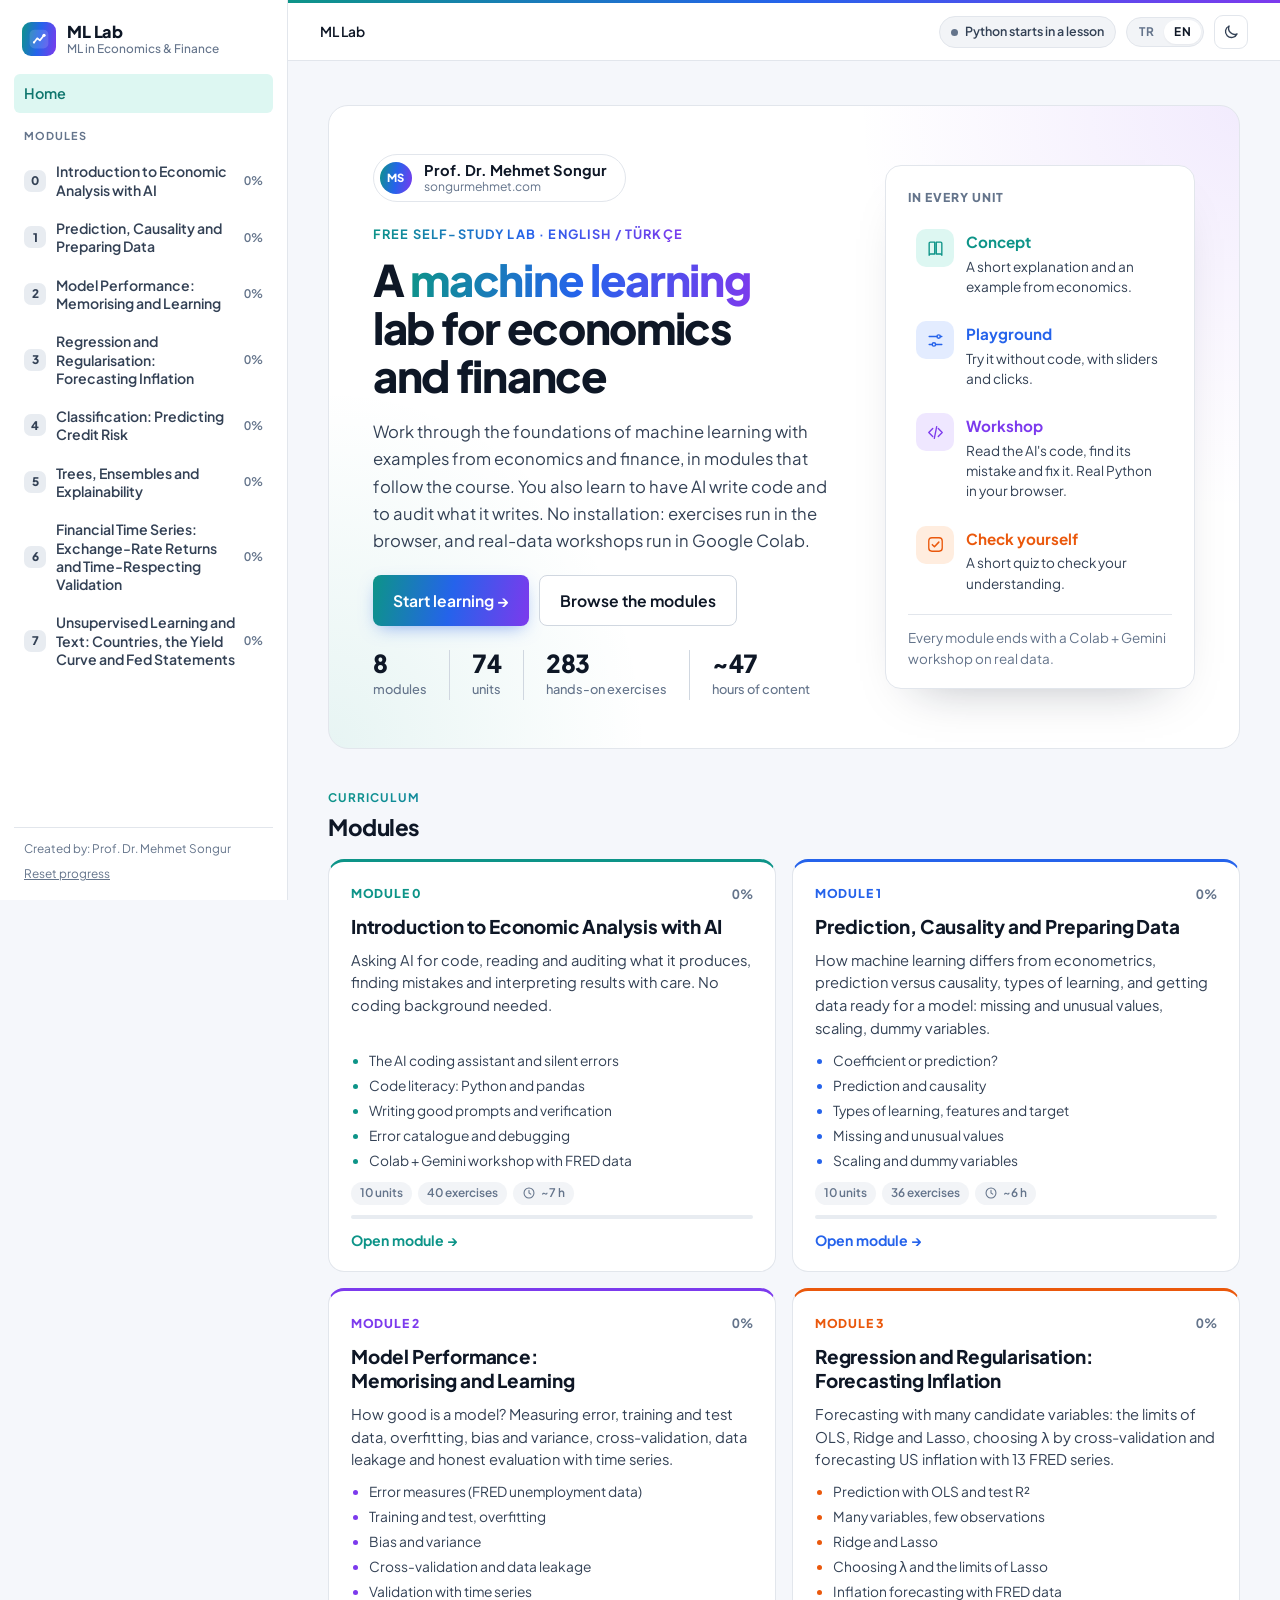
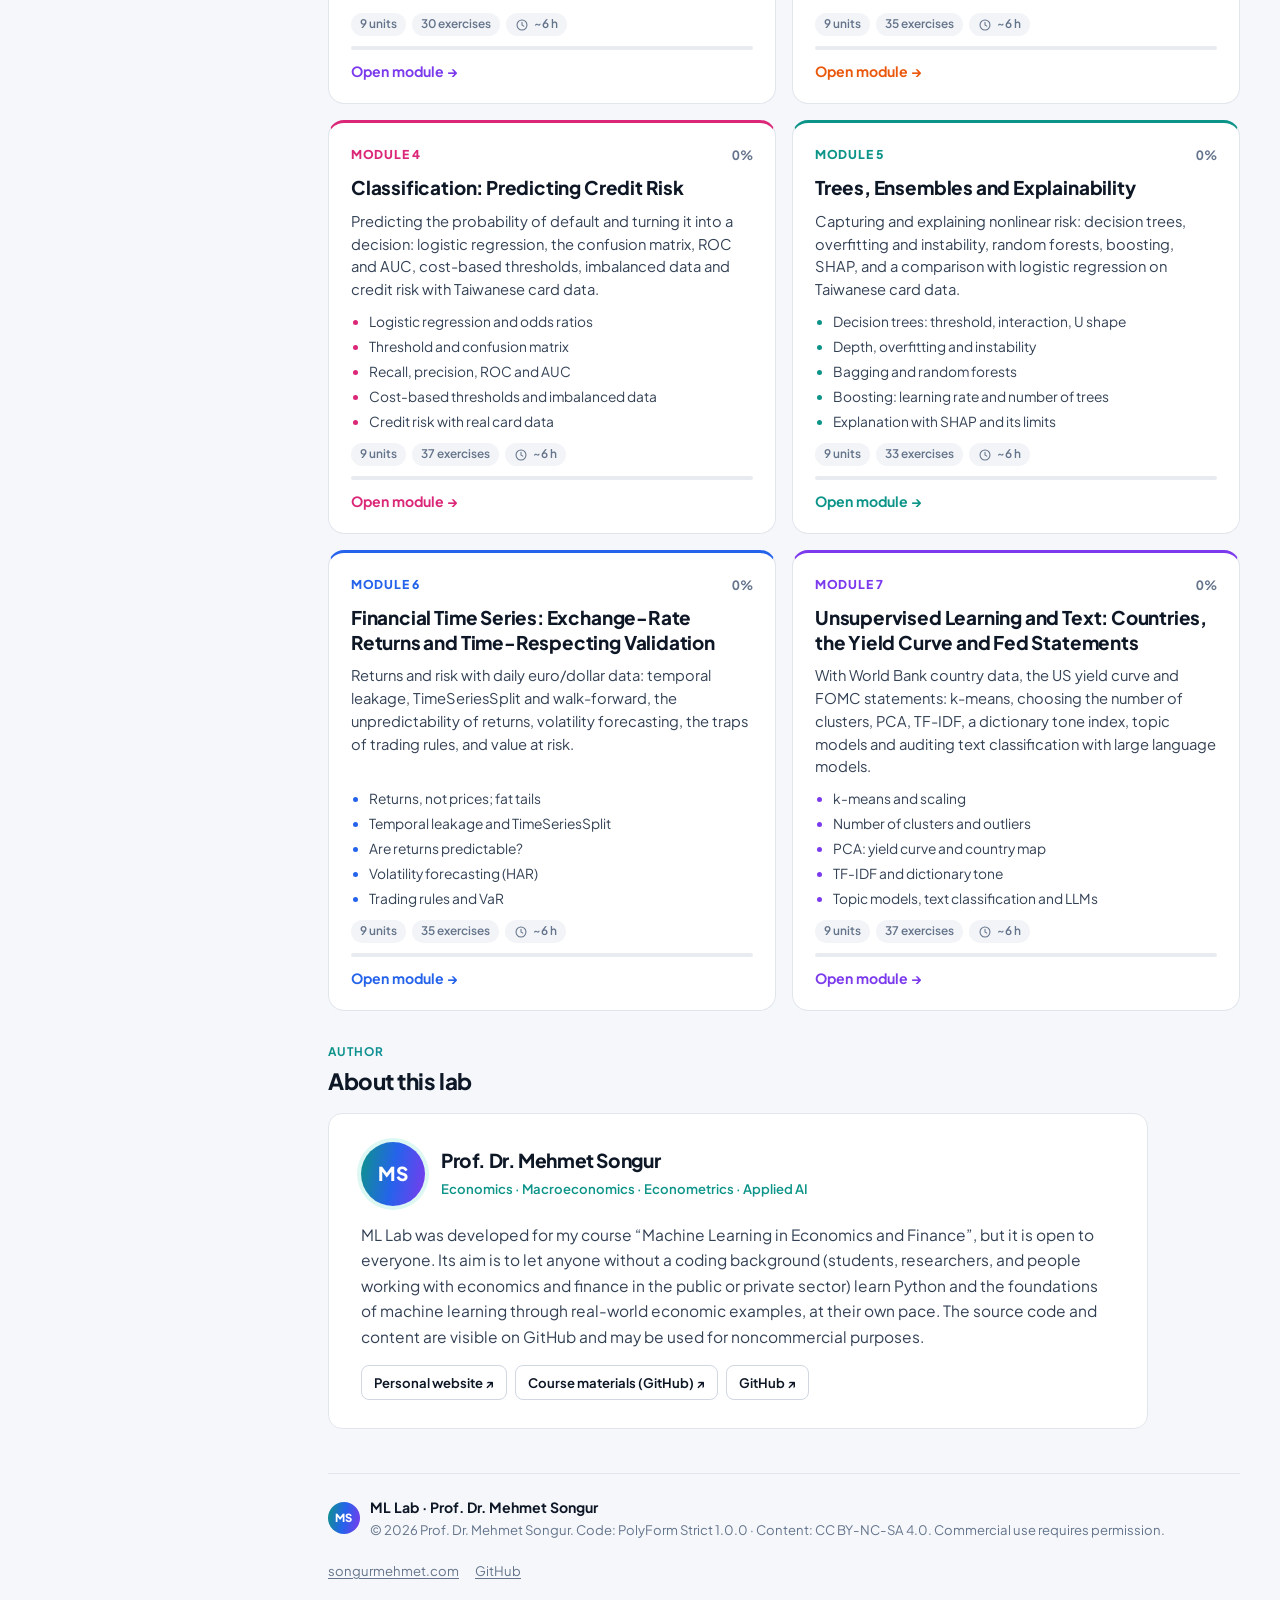
<file: index.html>
<!DOCTYPE html>
<html lang="tr">
<head>
  <meta charset="utf-8">
  <meta name="viewport" content="width=device-width, initial-scale=1">
  <script>
    /* GitHub Pages kopyası canlı siteye yönlenir; yerel kopyalar etkilenmez.
       The GitHub Pages copy redirects to the live site; local copies are unaffected. */
    if (/\.github\.io$/i.test(location.hostname)) location.replace("https://www.songurmehmet.com/ml-lab/index.html" + location.hash);
  </script>
  <title>ML Laboratuvarı: Ekonomi ve Finansta Makine Öğrenmesi · Prof. Dr. Mehmet Songur</title>
  <meta name="author" content="Prof. Dr. Mehmet Songur">
  <meta name="description" content="Ekonomi ve finans için makine öğrenmesini tarayıcıda, kurulum olmadan öğrenin: 8 modül, 74 ünite, 285 alıştırma; gerçek Python (Pyodide), YZ ile kod yazdırma ve denetleme, FRED, Dünya Bankası ve Fed verileriyle uygulamalar. Ücretsiz, Türkçe ve İngilizce.">
  <link rel="canonical" href="https://www.songurmehmet.com/ml-lab/index.html">
  <meta property="og:type" content="website">
  <meta property="og:site_name" content="Prof. Dr. Mehmet Songur">
  <meta property="og:locale" content="tr_TR">
  <meta property="og:locale:alternate" content="en_US">
  <meta property="og:title" content="ML Laboratuvarı · Ekonomi ve Finansta Makine Öğrenmesi">
  <meta property="og:description" content="Ekonomi ve finans için makine öğrenmesini tarayıcıda, kurulum olmadan öğrenin: 8 modül, 74 ünite, 285 alıştırma; gerçek Python (Pyodide), YZ ile kod yazdırma ve denetleme, FRED, Dünya Bankası ve Fed verileriyle uygulamalar. Ücretsiz, Türkçe ve İngilizce.">
  <meta property="og:url" content="https://www.songurmehmet.com/ml-lab/index.html">
  <meta property="og:image" content="https://www.songurmehmet.com/assets/dersler/ml-ders-kapak.jpg">
  <meta name="twitter:card" content="summary_large_image">
  <meta name="twitter:site" content="@mehmetsongur_">
  <script type="application/ld+json">{"@context": "https://schema.org", "@type": "LearningResource", "@id": "https://www.songurmehmet.com/ml-lab/index.html#lab", "name": "ML Laboratuvarı · Ekonomi ve Finansta Makine Öğrenmesi", "alternateName": ["ML Lab", "ML Laboratuvarı", "Machine Learning Lab for Economics and Finance"], "description": "Ekonomi ve finans için makine öğrenmesini tarayıcıda, kurulum olmadan öğrenin: 8 modül, 74 ünite, 285 alıştırma; gerçek Python (Pyodide), YZ ile kod yazdırma ve denetleme, FRED, Dünya Bankası ve Fed verileriyle uygulamalar. Ücretsiz, Türkçe ve İngilizce.", "url": "https://www.songurmehmet.com/ml-lab/index.html", "image": "https://www.songurmehmet.com/assets/dersler/ml-ders-kapak.jpg", "inLanguage": ["tr", "en"], "isAccessibleForFree": true, "learningResourceType": "Etkileşimli öğrenme ortamı", "educationalLevel": "Lisans / Lisansüstü / Başlangıç", "timeRequired": "PT47H", "teaches": ["Makine öğrenmesi", "Python (Pyodide)", "Yapay zekâ ile kod yazdırma ve denetleme", "Ridge ve Lasso", "Sınıflandırma ve kredi riski", "Karar ağaçları, topluluklar ve SHAP", "Finansal zaman serileri", "Gözetimsiz öğrenme ve metin analizi"], "author": {"@type": "Person", "@id": "https://www.songurmehmet.com/#person", "name": "Mehmet Songur", "honorificPrefix": "Prof. Dr.", "url": "https://www.songurmehmet.com/"}, "isPartOf": {"@id": "https://www.songurmehmet.com/dersler/ekonomi-ve-finansta-makine-ogrenmesi.html#course"}, "license": "https://creativecommons.org/licenses/by-nc-sa/4.0/", "sameAs": "https://github.com/mehmetsongur/ml-lab", "hasPart": [{"@type": "LearningResource", "name": "Modül 0: YZ ile Ekonomik Analize Giriş", "alternateName": "Module 0: Introduction to Economic Analysis with AI"}, {"@type": "LearningResource", "name": "Modül 1: Öngörü, Nedensellik ve Veriyi Hazırlamak", "alternateName": "Module 1: Prediction, Causality and Preparing Data"}, {"@type": "LearningResource", "name": "Modül 2: Model Başarısı: Ezberlemek ve Öğrenmek", "alternateName": "Module 2: Model Performance: Memorising and Learning"}, {"@type": "LearningResource", "name": "Modül 3: Regresyon ve Düzenlileştirme: Enflasyonu Öngörmek", "alternateName": "Module 3: Regression and Regularisation: Forecasting Inflation"}, {"@type": "LearningResource", "name": "Modül 4: Sınıflandırma: Kredi Riskini Öngörmek", "alternateName": "Module 4: Classification: Predicting Credit Risk"}, {"@type": "LearningResource", "name": "Modül 5: Ağaçlar, Topluluklar ve Açıklanabilirlik", "alternateName": "Module 5: Trees, Ensembles and Explainability"}, {"@type": "LearningResource", "name": "Modül 6: Finansal Zaman Serileri: Kur Getirileri ve Zamana Saygılı Doğrulama", "alternateName": "Module 6: Financial Time Series: Exchange-Rate Returns and Time-Respecting Validation"}, {"@type": "LearningResource", "name": "Modül 7: Gözetimsiz Öğrenme ve Metin: Ülkeler, Getiri Eğrisi ve Fed Açıklamaları", "alternateName": "Module 7: Unsupervised Learning and Text: Countries, the Yield Curve and Fed Statements"}]}</script>
  <link rel="icon" href="data:image/svg+xml,%3Csvg xmlns=%27http://www.w3.org/2000/svg%27 viewBox=%270 0 32 32%27%3E%3Crect width=%2732%27 height=%2732%27 rx=%277%27 fill=%27%232346d8%27/%3E%3Cpath d=%27M7 22 L13 14 L18 18 L25 9%27 fill=%27none%27 stroke=%27white%27 stroke-width=%273%27 stroke-linecap=%27round%27 stroke-linejoin=%27round%27/%3E%3C/svg%3E">
  <link rel="preconnect" href="https://fonts.googleapis.com">
  <link rel="preconnect" href="https://fonts.gstatic.com" crossorigin>
  <link rel="stylesheet" href="https://fonts.googleapis.com/css2?family=Plus+Jakarta+Sans:wght@400;500;600;700;800&family=Source+Serif+4:ital,wght@0,400;0,600;1,400&family=JetBrains+Mono:wght@400;500;700&display=swap">
  <link rel="stylesheet" href="assets/vendor/codemirror.css?v=202611232320">
  <link rel="stylesheet" href="assets/style.css?v=202611232320">
</head>
<body>
  <div id="bootbar" aria-hidden="true"><span></span></div>
  <div class="shell">
    <aside id="sidebar" class="sidebar" aria-label="ML Laboratuvarı"></aside>
    <div class="scrim" id="scrim" aria-hidden="true"></div>
    <div class="main">
      <header id="topbar" class="topbar"></header>
      <div id="app"></div>
    </div>
  </div>
  <noscript>Bu sayfa JavaScript gerektirir. / This page requires JavaScript.</noscript>
  <script src="assets/vendor/codemirror.js?v=202611232320"></script>
  <script src="assets/vendor/python.js?v=202611232320"></script>
  <script src="content/catalog.js?v=202611232320"></script>
  <script src="assets/app.js?v=202611232320"></script>
  <script src="assets/playgrounds.js?v=202611232320"></script>
  <script src="assets/playgrounds-extra.js?v=202611232320"></script>
  <script src="assets/auth.js?v=202611232320"></script>
</body>
</html>
</file>
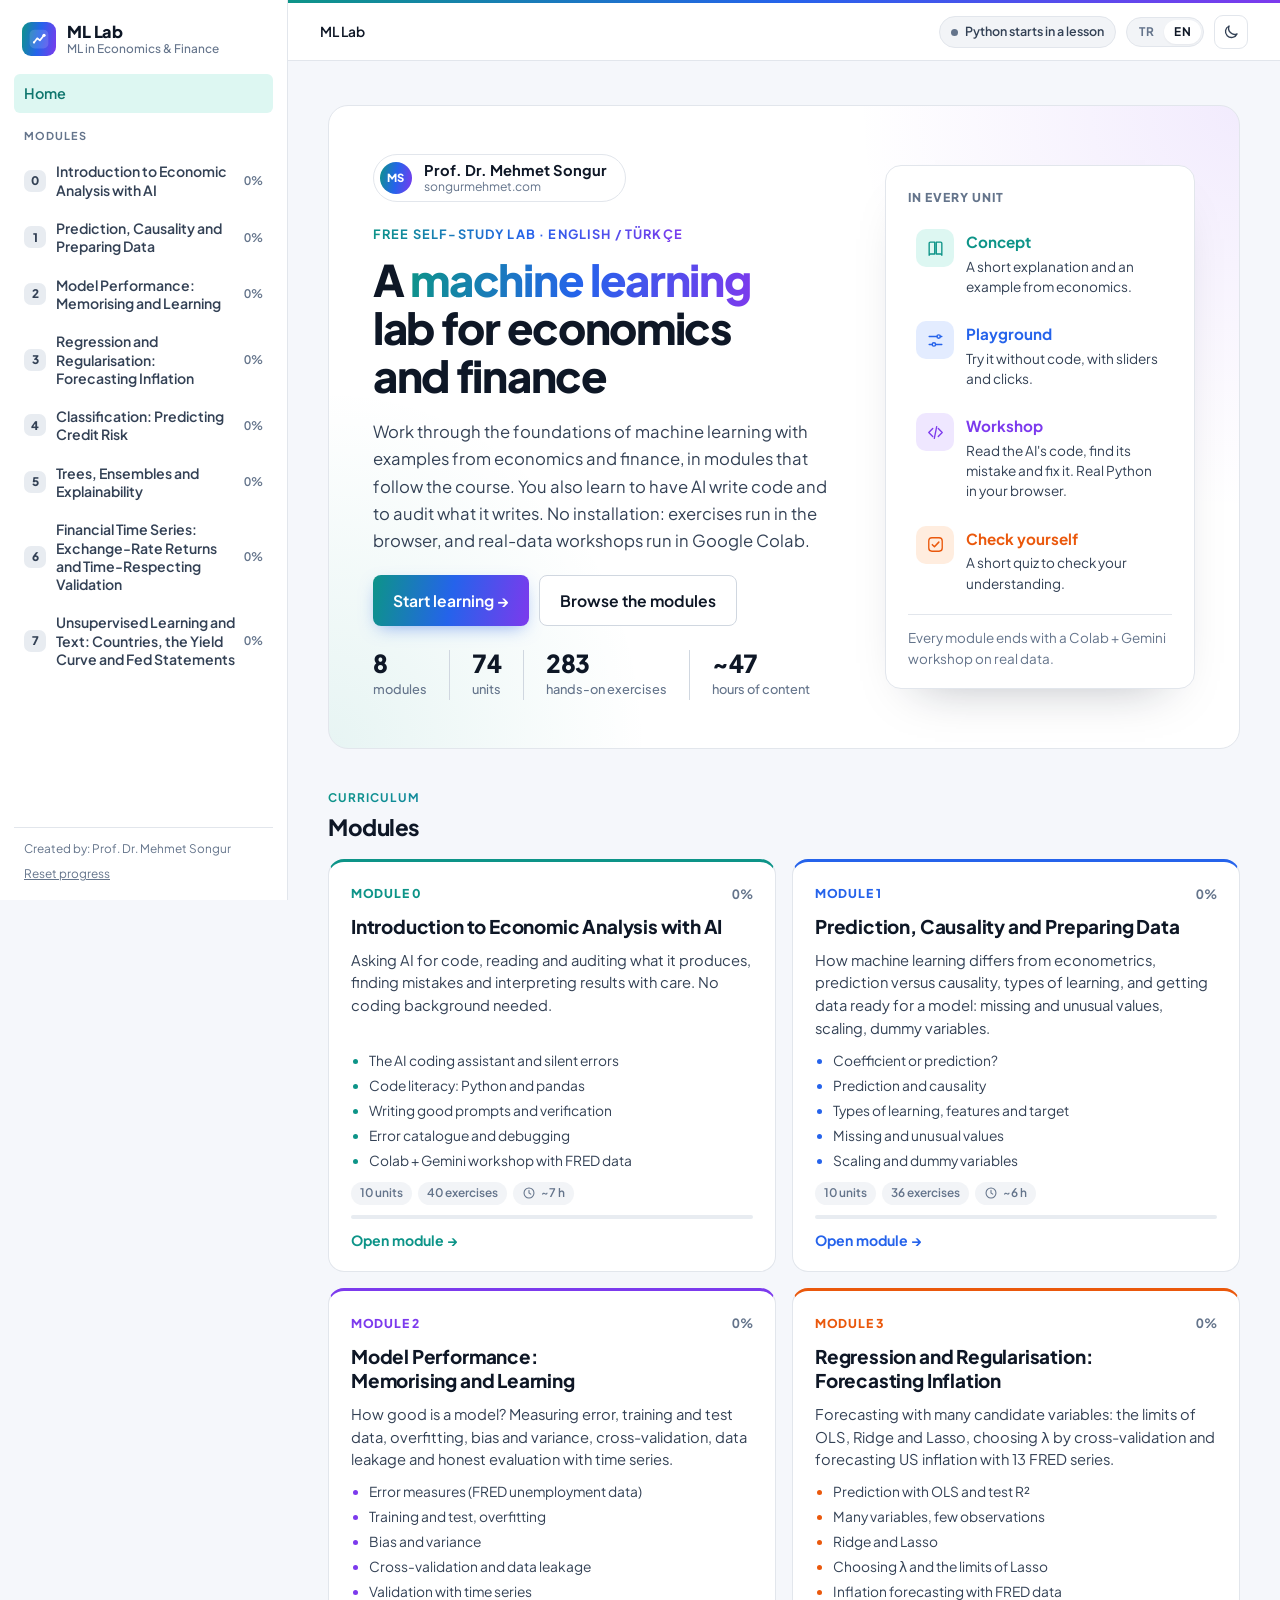
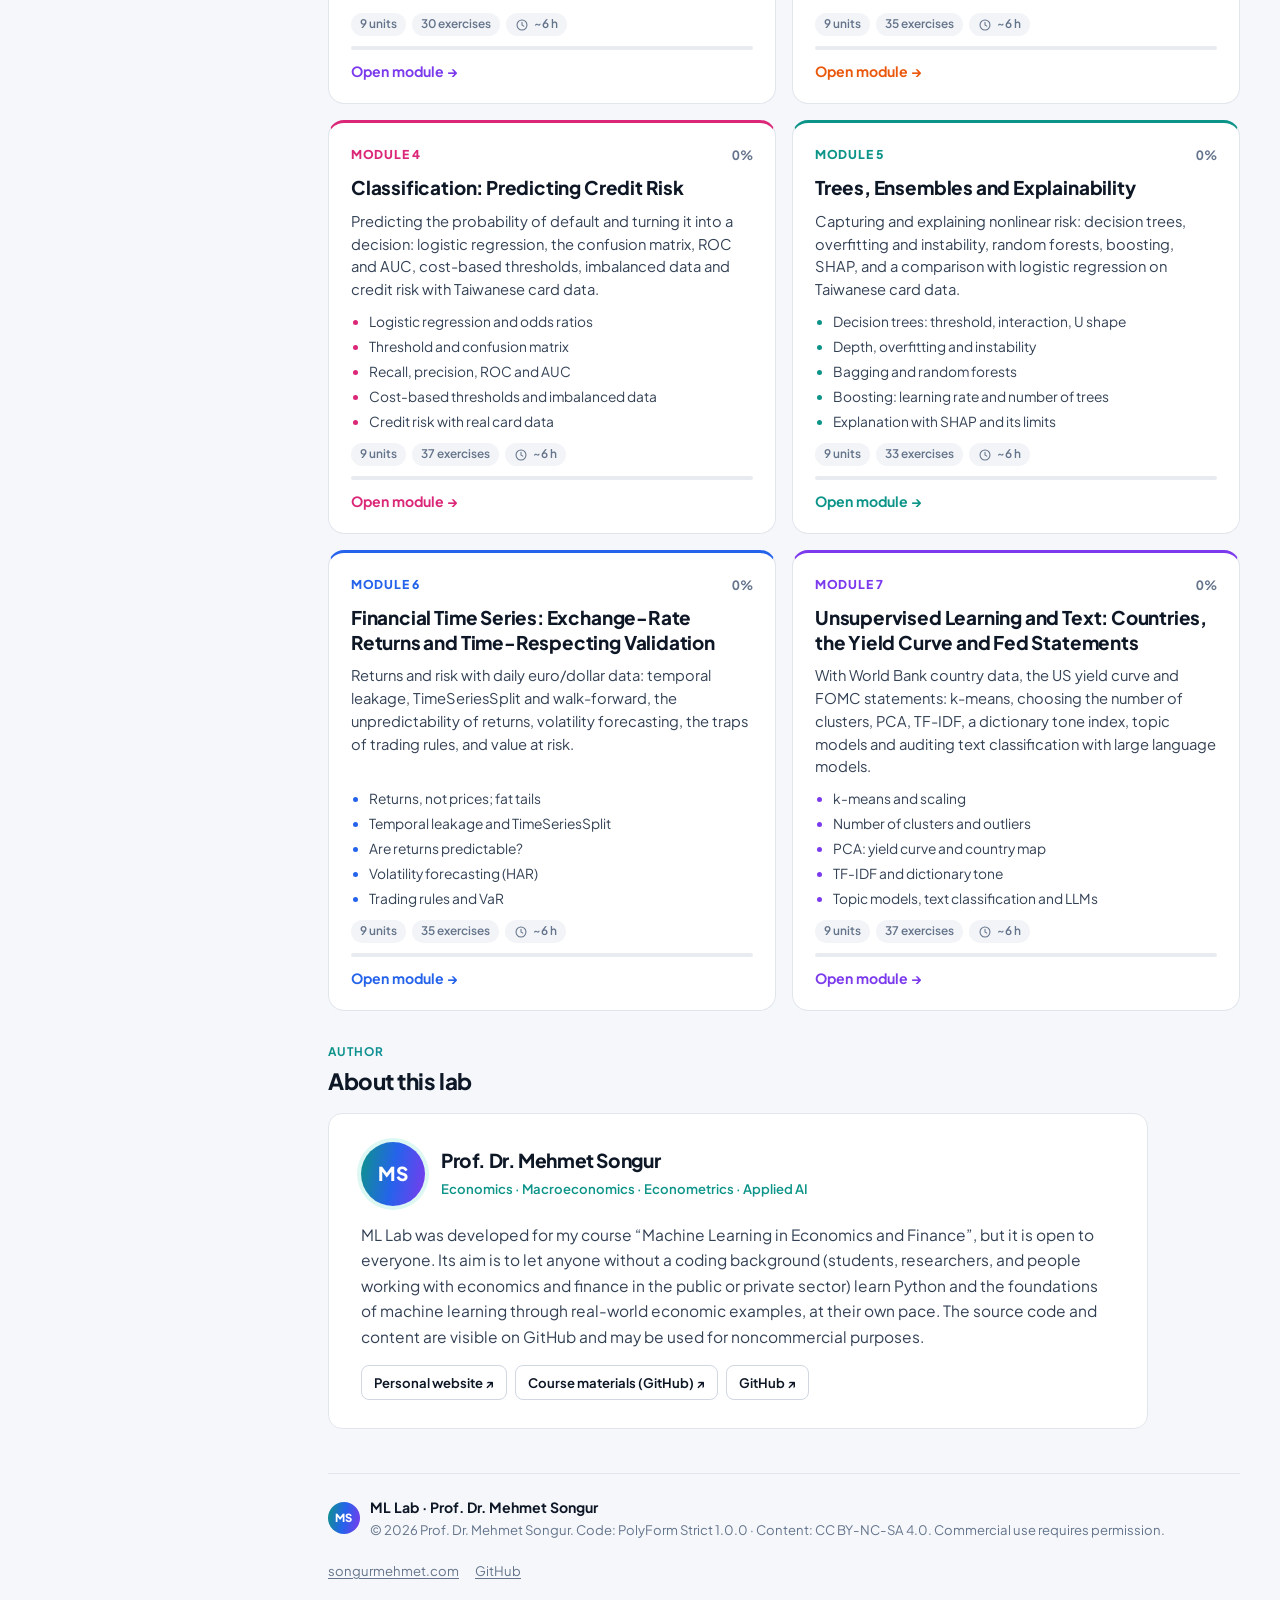
<file: giris.html>
<!DOCTYPE html>
<html lang="tr">
<head>
  <meta charset="utf-8">
  <meta name="viewport" content="width=device-width, initial-scale=1">
  <meta name="robots" content="noindex, nofollow">
  <title>Giriş · ML Laboratuvarı</title>
  <style>
    body { font-family: system-ui, -apple-system, "Segoe UI", sans-serif; display: grid; place-items: center; min-height: 100vh; margin: 0; background: #f6f7fb; color: #1d2433; }
    .box { text-align: center; padding: 24px; max-width: 420px; }
    a { color: #2346d8; }
  </style>
</head>
<body>
  <div class="box">
    <p id="msg">Giriş tamamlanıyor… / Completing login…</p>
  </div>
  <script src="assets/auth.js?v=202611192330"></script>
  <script>
    (function () {
      var msg = document.getElementById("msg");
      if (!window.MLLabAuth) { location.replace("index.html"); return; }
      MLLabAuth.completeLogin().then(function (r) {
        if (r.ok) { location.replace("index.html" + (r.ret || "#home")); return; }
        msg.innerHTML = 'Giriş tamamlanamadı. / Login could not be completed.<br><a href="index.html' + (r.ret || "#home") + '">Laboratuvara dön / Back to the lab</a>';
      });
    })();
  </script>
</body>
</html>
</file>
<file: assets/vendor/codemirror.css>
/* BASICS */

.CodeMirror {
  /* Set height, width, borders, and global font properties here */
  font-family: monospace;
  height: 300px;
  color: black;
  direction: ltr;
}

/* PADDING */

.CodeMirror-lines {
  padding: 4px 0; /* Vertical padding around content */
}
.CodeMirror pre.CodeMirror-line,
.CodeMirror pre.CodeMirror-line-like {
  padding: 0 4px; /* Horizontal padding of content */
}

.CodeMirror-scrollbar-filler, .CodeMirror-gutter-filler {
  background-color: white; /* The little square between H and V scrollbars */
}

/* GUTTER */

.CodeMirror-gutters {
  border-right: 1px solid #ddd;
  background-color: #f7f7f7;
  white-space: nowrap;
}
.CodeMirror-linenumbers {}
.CodeMirror-linenumber {
  padding: 0 3px 0 5px;
  min-width: 20px;
  text-align: right;
  color: #999;
  white-space: nowrap;
}

.CodeMirror-guttermarker { color: black; }
.CodeMirror-guttermarker-subtle { color: #999; }

/* CURSOR */

.CodeMirror-cursor {
  border-left: 1px solid black;
  border-right: none;
  width: 0;
}
/* Shown when moving in bi-directional text */
.CodeMirror div.CodeMirror-secondarycursor {
  border-left: 1px solid silver;
}
.cm-fat-cursor .CodeMirror-cursor {
  width: auto;
  border: 0 !important;
  background: #7e7;
}
.cm-fat-cursor div.CodeMirror-cursors {
  z-index: 1;
}
.cm-fat-cursor .CodeMirror-line::selection,
.cm-fat-cursor .CodeMirror-line > span::selection, 
.cm-fat-cursor .CodeMirror-line > span > span::selection { background: transparent; }
.cm-fat-cursor .CodeMirror-line::-moz-selection,
.cm-fat-cursor .CodeMirror-line > span::-moz-selection,
.cm-fat-cursor .CodeMirror-line > span > span::-moz-selection { background: transparent; }
.cm-fat-cursor { caret-color: transparent; }
@-moz-keyframes blink {
  0% {}
  50% { background-color: transparent; }
  100% {}
}
@-webkit-keyframes blink {
  0% {}
  50% { background-color: transparent; }
  100% {}
}
@keyframes blink {
  0% {}
  50% { background-color: transparent; }
  100% {}
}

/* Can style cursor different in overwrite (non-insert) mode */
.CodeMirror-overwrite .CodeMirror-cursor {}

.cm-tab { display: inline-block; text-decoration: inherit; }

.CodeMirror-rulers {
  position: absolute;
  left: 0; right: 0; top: -50px; bottom: 0;
  overflow: hidden;
}
.CodeMirror-ruler {
  border-left: 1px solid #ccc;
  top: 0; bottom: 0;
  position: absolute;
}

/* DEFAULT THEME */

.cm-s-default .cm-header {color: blue;}
.cm-s-default .cm-quote {color: #090;}
.cm-negative {color: #d44;}
.cm-positive {color: #292;}
.cm-header, .cm-strong {font-weight: bold;}
.cm-em {font-style: italic;}
.cm-link {text-decoration: underline;}
.cm-strikethrough {text-decoration: line-through;}

.cm-s-default .cm-keyword {color: #708;}
.cm-s-default .cm-atom {color: #219;}
.cm-s-default .cm-number {color: #164;}
.cm-s-default .cm-def {color: #00f;}
.cm-s-default .cm-variable,
.cm-s-default .cm-punctuation,
.cm-s-default .cm-property,
.cm-s-default .cm-operator {}
.cm-s-default .cm-variable-2 {color: #05a;}
.cm-s-default .cm-variable-3, .cm-s-default .cm-type {color: #085;}
.cm-s-default .cm-comment {color: #a50;}
.cm-s-default .cm-string {color: #a11;}
.cm-s-default .cm-string-2 {color: #f50;}
.cm-s-default .cm-meta {color: #555;}
.cm-s-default .cm-qualifier {color: #555;}
.cm-s-default .cm-builtin {color: #30a;}
.cm-s-default .cm-bracket {color: #997;}
.cm-s-default .cm-tag {color: #170;}
.cm-s-default .cm-attribute {color: #00c;}
.cm-s-default .cm-hr {color: #999;}
.cm-s-default .cm-link {color: #00c;}

.cm-s-default .cm-error {color: #f00;}
.cm-invalidchar {color: #f00;}

.CodeMirror-composing { border-bottom: 2px solid; }

/* Default styles for common addons */

div.CodeMirror span.CodeMirror-matchingbracket {color: #0b0;}
div.CodeMirror span.CodeMirror-nonmatchingbracket {color: #a22;}
.CodeMirror-matchingtag { background: rgba(255, 150, 0, .3); }
.CodeMirror-activeline-background {background: #e8f2ff;}

/* STOP */

/* The rest of this file contains styles related to the mechanics of
   the editor. You probably shouldn't touch them. */

.CodeMirror {
  position: relative;
  overflow: hidden;
  background: white;
}

.CodeMirror-scroll {
  overflow: scroll !important; /* Things will break if this is overridden */
  /* 50px is the magic margin used to hide the element's real scrollbars */
  /* See overflow: hidden in .CodeMirror */
  margin-bottom: -50px; margin-right: -50px;
  padding-bottom: 50px;
  height: 100%;
  outline: none; /* Prevent dragging from highlighting the element */
  position: relative;
  z-index: 0;
}
.CodeMirror-sizer {
  position: relative;
  border-right: 50px solid transparent;
}

/* The fake, visible scrollbars. Used to force redraw during scrolling
   before actual scrolling happens, thus preventing shaking and
   flickering artifacts. */
.CodeMirror-vscrollbar, .CodeMirror-hscrollbar, .CodeMirror-scrollbar-filler, .CodeMirror-gutter-filler {
  position: absolute;
  z-index: 6;
  display: none;
  outline: none;
}
.CodeMirror-vscrollbar {
  right: 0; top: 0;
  overflow-x: hidden;
  overflow-y: scroll;
}
.CodeMirror-hscrollbar {
  bottom: 0; left: 0;
  overflow-y: hidden;
  overflow-x: scroll;
}
.CodeMirror-scrollbar-filler {
  right: 0; bottom: 0;
}
.CodeMirror-gutter-filler {
  left: 0; bottom: 0;
}

.CodeMirror-gutters {
  position: absolute; left: 0; top: 0;
  min-height: 100%;
  z-index: 3;
}
.CodeMirror-gutter {
  white-space: normal;
  height: 100%;
  display: inline-block;
  vertical-align: top;
  margin-bottom: -50px;
}
.CodeMirror-gutter-wrapper {
  position: absolute;
  z-index: 4;
  background: none !important;
  border: none !important;
}
.CodeMirror-gutter-background {
  position: absolute;
  top: 0; bottom: 0;
  z-index: 4;
}
.CodeMirror-gutter-elt {
  position: absolute;
  cursor: default;
  z-index: 4;
}
.CodeMirror-gutter-wrapper ::selection { background-color: transparent }
.CodeMirror-gutter-wrapper ::-moz-selection { background-color: transparent }

.CodeMirror-lines {
  cursor: text;
  min-height: 1px; /* prevents collapsing before first draw */
}
.CodeMirror pre.CodeMirror-line,
.CodeMirror pre.CodeMirror-line-like {
  /* Reset some styles that the rest of the page might have set */
  -moz-border-radius: 0; -webkit-border-radius: 0; border-radius: 0;
  border-width: 0;
  background: transparent;
  font-family: inherit;
  font-size: inherit;
  margin: 0;
  white-space: pre;
  word-wrap: normal;
  line-height: inherit;
  color: inherit;
  z-index: 2;
  position: relative;
  overflow: visible;
  -webkit-tap-highlight-color: transparent;
  -webkit-font-variant-ligatures: contextual;
  font-variant-ligatures: contextual;
}
.CodeMirror-wrap pre.CodeMirror-line,
.CodeMirror-wrap pre.CodeMirror-line-like {
  word-wrap: break-word;
  white-space: pre-wrap;
  word-break: normal;
}

.CodeMirror-linebackground {
  position: absolute;
  left: 0; right: 0; top: 0; bottom: 0;
  z-index: 0;
}

.CodeMirror-linewidget {
  position: relative;
  z-index: 2;
  padding: 0.1px; /* Force widget margins to stay inside of the container */
}

.CodeMirror-widget {}

.CodeMirror-rtl pre { direction: rtl; }

.CodeMirror-code {
  outline: none;
}

/* Force content-box sizing for the elements where we expect it */
.CodeMirror-scroll,
.CodeMirror-sizer,
.CodeMirror-gutter,
.CodeMirror-gutters,
.CodeMirror-linenumber {
  -moz-box-sizing: content-box;
  box-sizing: content-box;
}

.CodeMirror-measure {
  position: absolute;
  width: 100%;
  height: 0;
  overflow: hidden;
  visibility: hidden;
}

.CodeMirror-cursor {
  position: absolute;
  pointer-events: none;
}
.CodeMirror-measure pre { position: static; }

div.CodeMirror-cursors {
  visibility: hidden;
  position: relative;
  z-index: 3;
}
div.CodeMirror-dragcursors {
  visibility: visible;
}

.CodeMirror-focused div.CodeMirror-cursors {
  visibility: visible;
}

.CodeMirror-selected { background: #d9d9d9; }
.CodeMirror-focused .CodeMirror-selected { background: #d7d4f0; }
.CodeMirror-crosshair { cursor: crosshair; }
.CodeMirror-line::selection, .CodeMirror-line > span::selection, .CodeMirror-line > span > span::selection { background: #d7d4f0; }
.CodeMirror-line::-moz-selection, .CodeMirror-line > span::-moz-selection, .CodeMirror-line > span > span::-moz-selection { background: #d7d4f0; }

.cm-searching {
  background-color: #ffa;
  background-color: rgba(255, 255, 0, .4);
}

/* Used to force a border model for a node */
.cm-force-border { padding-right: .1px; }

@media print {
  /* Hide the cursor when printing */
  .CodeMirror div.CodeMirror-cursors {
    visibility: hidden;
  }
}

/* See issue #2901 */
.cm-tab-wrap-hack:after { content: ''; }

/* Help users use markselection to safely style text background */
span.CodeMirror-selectedtext { background: none; }
</file>
<file: assets/style.css>
/* ML Laboratuvarı — tasarım sistemi
 * Düzen: koyu sabit kenar çubuğu (öğrenme yolu) + açık içerik alanı; derslerde sekmeli adımlar,
 * alıştırmalarda solda görev / sağda editör. Renkler: lacivert kabuk, petrol mavisi vurgu, kehribar boşluk.
 */
:root {
  --bg: #f4f5f7;
  --surface: #ffffff;
  --surface-2: #f2f4f7;
  --surface-3: #e8ecf1;
  --ink: #0e1726;
  --ink-2: #334155;
  --muted: #64748b;
  --line: #e2e6ec;
  --line-2: #d0d7e0;
  --accent: #0f766e;
  --accent-strong: #0b5f58;
  --accent-ink: #ffffff;
  --accent-soft: #e3f3f0;
  --accent-line: #9fd6cd;
  --hi: #e8a317;
  --hi-soft: #fdf3dc;
  --good: #15803d;
  --good-soft: #e6f5eb;
  --warn: #b45309;
  --warn-soft: #fdf1e1;
  --bad: #c0392b;
  --bad-soft: #fbe9e7;
  --info: #2563eb;
  --info-soft: #e9f0fd;
  --violet: #6d28d9;
  --violet-soft: #efe8fd;
  --shell: #0b1220;
  --shell-2: #111a2c;
  --shell-3: #1a2538;
  --shell-ink: #e6ebf3;
  --shell-muted: #8d99ae;
  --shell-line: #1e2a40;
  --shell-accent: #2dd4bf;
  --code-bg: #0d1424;
  --code-bg-2: #131c30;
  --code-ink: #dbe3f0;
  --code-gutter: #55637c;
  --font-ui: "Plus Jakarta Sans", "Segoe UI", system-ui, -apple-system, sans-serif;
  --font-read: "Source Serif 4", "Iowan Old Style", Georgia, serif;
  --font-mono: "JetBrains Mono", "SFMono-Regular", Consolas, "Liberation Mono", monospace;
  --r-sm: 6px;
  --r: 10px;
  --r-lg: 14px;
  --sh-1: 0 1px 2px rgba(14, 23, 38, 0.05);
  --sh-2: 0 1px 2px rgba(14, 23, 38, 0.04), 0 6px 20px rgba(14, 23, 38, 0.06);
  --sb-w: 288px;
  color-scheme: light;
}
@media (prefers-color-scheme: dark) {
  :root:not([data-theme="light"]) {
    --bg: #0a0f1a; --surface: #111827; --surface-2: #172033; --surface-3: #1f2a3e;
    --ink: #e6ebf2; --ink-2: #c3cbd8; --muted: #8d99ad; --line: #222d40; --line-2: #2e3c55;
    --accent: #2bb8a6; --accent-strong: #5fd4c4; --accent-ink: #04201d; --accent-soft: #0f2e2b; --accent-line: #1f6b62;
    --hi: #f2b632; --hi-soft: #33290f;
    --good: #4ade80; --good-soft: #10291a; --warn: #f5a524; --warn-soft: #33240e; --bad: #f87171; --bad-soft: #351819;
    --info: #7aa2ff; --info-soft: #172442; --violet: #b69cff; --violet-soft: #251c42;

    --code-bg: #0a101d; --code-bg-2: #0f1728;
    --sh-1: 0 1px 2px rgba(0, 0, 0, 0.3); --sh-2: 0 1px 2px rgba(0, 0, 0, 0.3), 0 8px 24px rgba(0, 0, 0, 0.25);
    color-scheme: dark;
  }
}
:root[data-theme="dark"] {
  --bg: #0a0f1a; --surface: #111827; --surface-2: #172033; --surface-3: #1f2a3e;
  --ink: #e6ebf2; --ink-2: #c3cbd8; --muted: #8d99ad; --line: #222d40; --line-2: #2e3c55;
  --accent: #2bb8a6; --accent-strong: #5fd4c4; --accent-ink: #04201d; --accent-soft: #0f2e2b; --accent-line: #1f6b62;
  --hi: #f2b632; --hi-soft: #33290f;
  --good: #4ade80; --good-soft: #10291a; --warn: #f5a524; --warn-soft: #33240e; --bad: #f87171; --bad-soft: #351819;
  --info: #7aa2ff; --info-soft: #172442; --violet: #b69cff; --violet-soft: #251c42;

  --code-bg: #0a101d; --code-bg-2: #0f1728;
  --sh-1: 0 1px 2px rgba(0, 0, 0, 0.3); --sh-2: 0 1px 2px rgba(0, 0, 0, 0.3), 0 8px 24px rgba(0, 0, 0, 0.25);
  color-scheme: dark;
}

/* ---------- Temel ---------- */
* { box-sizing: border-box; }
html, body { margin: 0; height: 100%; }
body { background: var(--bg); color: var(--ink); font-family: var(--font-ui); font-size: 15.5px; line-height: 1.6; -webkit-font-smoothing: antialiased; text-rendering: optimizeLegibility; }
a { color: var(--accent); text-decoration-thickness: 1px; text-underline-offset: 2px; }
h1, h2, h3, h4 { margin: 0; line-height: 1.2; letter-spacing: -0.02em; text-wrap: balance; font-weight: 750; }
h1 { font-size: clamp(1.75rem, 3vw, 2.35rem); font-weight: 800; letter-spacing: -0.03em; }
h2 { font-size: 1.4rem; }
h3 { font-size: 1.08rem; }
p { margin: 0; }
code, pre, kbd { font-family: var(--font-mono); font-size: 0.86em; }
button { font: inherit; color: inherit; }
[hidden] { display: none !important; }
:focus-visible { outline: 2px solid var(--hi); outline-offset: 2px; border-radius: 4px; }
.muted { color: var(--muted); }
.small { font-size: 0.84rem; }
.eyebrow { font-size: 0.74rem; font-weight: 700; letter-spacing: 0.09em; text-transform: uppercase; color: var(--accent); }
.lead { font-size: 1.08rem; color: var(--ink-2); max-width: 68ch; line-height: 1.6; }

/* ---------- Kabuk ---------- */
.shell { display: grid; grid-template-columns: var(--sb-w) minmax(0, 1fr); min-height: 100%; }
.main { min-width: 0; display: flex; flex-direction: column; }
.sidebar { position: sticky; top: 0; height: 100vh; overflow-y: auto; background: var(--shell); color: var(--shell-ink); display: flex; flex-direction: column; gap: 18px; padding: 18px 14px 16px; border-right: 1px solid var(--shell-line); scrollbar-width: thin; scrollbar-color: var(--shell-3) transparent; }
.sb-brand { display: flex; align-items: center; gap: 11px; color: var(--shell-ink); text-decoration: none; padding: 4px 8px; }
.sb-logo { color: var(--shell-accent); display: grid; }
.sb-name { display: flex; flex-direction: column; line-height: 1.2; }
.sb-name strong { font-size: 1.02rem; font-weight: 800; letter-spacing: -0.01em; }
.sb-name small { color: var(--shell-muted); font-size: 0.74rem; font-weight: 500; }
.sb-nav { display: flex; flex-direction: column; gap: 2px; }
.sb-link { display: flex; align-items: center; gap: 10px; padding: 8px 10px; border-radius: var(--r-sm); color: var(--shell-muted); text-decoration: none; font-size: 0.9rem; font-weight: 600; }
.sb-link span { display: grid; }
.sb-link:hover { background: var(--shell-2); color: var(--shell-ink); }
.sb-link.on { background: var(--shell-3); color: var(--shell-ink); }
.sb-module { display: flex; gap: 12px; align-items: center; padding: 12px; border-radius: var(--r); background: linear-gradient(160deg, var(--shell-2), var(--shell-3)); border: 1px solid var(--shell-line); }
.sb-mod-ring, .mp-ring, .pi-ring { position: relative; display: grid; place-items: center; flex: none; }
.sb-mod-ring span, .mp-ring span { position: absolute; font-size: 0.72rem; font-weight: 800; font-variant-numeric: tabular-nums; }
.sb-mod-text { display: flex; flex-direction: column; line-height: 1.3; min-width: 0; }
.sb-mod-text small { color: var(--shell-accent); font-size: 0.68rem; font-weight: 700; text-transform: uppercase; letter-spacing: 0.08em; }
.sb-mod-text strong { font-size: 0.9rem; }
.sb-mod-text span { color: var(--shell-muted); font-size: 0.76rem; }
.sb-lessons { display: flex; flex-direction: column; gap: 1px; }
.sb-sec { margin: 12px 10px 6px; font-size: 0.68rem; font-weight: 700; text-transform: uppercase; letter-spacing: 0.1em; color: var(--shell-muted); }
.sb-sec:first-child { margin-top: 0; }
.sb-lesson { display: flex; align-items: center; gap: 10px; padding: 7px 10px; border-radius: var(--r-sm); color: #b9c3d3; text-decoration: none; font-size: 0.86rem; line-height: 1.3; position: relative; }
.sb-lesson:hover { background: var(--shell-2); color: var(--shell-ink); }
.sb-lesson.cur { background: var(--shell-3); color: #fff; font-weight: 600; }
.sb-lesson.cur::before { content: ""; position: absolute; left: -14px; top: 6px; bottom: 6px; width: 3px; border-radius: 0 3px 3px 0; background: var(--shell-accent); }
.sb-lesson.done { color: var(--shell-muted); }
.sb-ring { display: grid; flex: none; }
.sb-lt { display: flex; gap: 8px; min-width: 0; }
.sb-ln { color: var(--shell-muted); font-family: var(--font-mono); font-size: 0.74rem; padding-top: 1px; flex: none; }
.sb-foot { margin-top: auto; padding: 12px 10px 0; border-top: 1px solid var(--shell-line); font-size: 0.74rem; color: var(--shell-muted); display: flex; flex-direction: column; gap: 6px; }
.sb-reset { border: 0; background: none; color: var(--shell-muted); padding: 0; text-align: left; font-size: 0.74rem; text-decoration: underline; cursor: pointer; }
.sb-reset:hover { color: var(--shell-ink); }
.sidebar .ring-track { fill: none; stroke: var(--shell-3); stroke-width: 2.4; }
.sidebar .ring-val { fill: none; stroke: var(--shell-accent); stroke-width: 2.4; stroke-linecap: round; }
.sidebar .ring.done .ring-fill { fill: var(--shell-accent); }
.sidebar .ring.done .ring-check { color: var(--shell); }
.ring-track { fill: none; stroke: var(--surface-3); stroke-width: 2.6; }
.ring-val { fill: none; stroke: var(--accent); stroke-width: 2.6; stroke-linecap: round; transition: stroke-dasharray 0.4s ease; }
.ring.done .ring-fill { fill: var(--accent); }
.ring.done .ring-check { color: var(--accent-ink); }
.scrim { display: none; }

.topbar { position: sticky; top: 0; z-index: 30; display: flex; align-items: center; gap: 16px; min-height: 58px; padding: 0 32px; background: var(--surface); border-bottom: 1px solid var(--line); }
.tb-menu { display: none; border: 0; background: none; padding: 6px; margin-left: -6px; cursor: pointer; color: var(--ink); }
.crumbs { order: 1; display: flex; align-items: center; gap: 8px; font-size: 0.86rem; color: var(--muted); min-width: 0; white-space: nowrap; overflow: hidden; }
.crumbs a { color: var(--muted); text-decoration: none; }
.crumbs a:hover { color: var(--ink); }
.crumbs .here { color: var(--ink); font-weight: 600; overflow: hidden; text-overflow: ellipsis; }
.crumbs .sep { color: var(--line-2); }
.tb-progress { order: 2; flex: 1; max-width: 380px; margin-left: auto; display: flex; align-items: center; gap: 10px; }
.tp-track { flex: 1; height: 6px; border-radius: 99px; background: var(--surface-3); overflow: hidden; }
.tp-track span { display: block; height: 100%; width: 0; border-radius: 99px; background: var(--accent); transition: width 0.45s cubic-bezier(.2,.8,.2,1); }
.tb-progress.full .tp-track span { background: var(--good); }
.tp-label { font-size: 0.8rem; font-weight: 700; color: var(--ink-2); font-variant-numeric: tabular-nums; min-width: 3.2em; text-align: right; }
.tb-right { order: 3; display: flex; align-items: center; gap: 10px; margin-left: auto; }
.tb-progress + .tb-right, .tb-progress ~ .tb-right { margin-left: 0; }
.pychip { display: inline-flex; align-items: center; gap: 7px; padding: 5px 11px; border-radius: 99px; background: var(--surface-2); border: 1px solid var(--line); font-size: 0.78rem; font-weight: 600; color: var(--ink-2); white-space: nowrap; max-width: 230px; }
.pychip .pytxt { overflow: hidden; text-overflow: ellipsis; }
.pychip .dot { width: 7px; height: 7px; border-radius: 50%; background: var(--muted); flex: none; }
.pychip.is-loading .dot, .pychip.is-pkg .dot { background: var(--hi); animation: pulse 1s infinite alternate; }
.pychip.is-ready .dot { background: var(--good); box-shadow: 0 0 0 3px color-mix(in srgb, var(--good) 20%, transparent); }
.pychip.is-error { color: var(--bad); border-color: color-mix(in srgb, var(--bad) 40%, var(--line)); }
.pychip.is-error .dot { background: var(--bad); }
@keyframes pulse { from { opacity: 0.35; } to { opacity: 1; } }
.lang { display: inline-flex; padding: 2px; border-radius: 99px; background: var(--surface-2); border: 1px solid var(--line); }
.lang button { border: 0; background: transparent; padding: 3px 10px; border-radius: 99px; font-size: 0.74rem; font-weight: 700; cursor: pointer; color: var(--muted); letter-spacing: 0.04em; }
.lang button.on { background: var(--surface); color: var(--ink); box-shadow: var(--sh-1); }

/* ---------- Sayfa ---------- */
.page { width: 100%; max-width: 1180px; margin: 0 auto; padding: 36px 40px 28px; display: flex; flex-direction: column; gap: 32px; }
.page.lesson { max-width: 1280px; gap: 22px; }
.card { background: var(--surface); border: 1px solid var(--line); border-radius: var(--r-lg); box-shadow: var(--sh-1); padding: 28px 32px; }
.sec-head { display: flex; flex-direction: column; gap: 6px; margin-bottom: 18px; }
.sec-head.row { flex-direction: row; justify-content: space-between; align-items: flex-end; gap: 24px; }
.sec-head .muted { max-width: 70ch; margin-top: 4px; }

/* Butonlar */
.btn { display: inline-flex; align-items: center; justify-content: center; gap: 8px; padding: 9px 16px; border-radius: 8px; border: 1px solid var(--line-2); background: var(--surface); color: var(--ink); font-size: 0.9rem; font-weight: 650; text-decoration: none; cursor: pointer; white-space: nowrap; transition: background 0.15s, border-color 0.15s, transform 0.1s; }
.btn span[class=""], .btn > span:first-child:not(.run-label) { display: inline-grid; }
.btn:hover:not(:disabled) { border-color: var(--ink-2); }
.btn:active:not(:disabled) { transform: translateY(1px); }
.btn:disabled { opacity: 0.45; cursor: not-allowed; }
.btn.primary { background: var(--accent); border-color: var(--accent); color: var(--accent-ink); }
.btn.primary:hover:not(:disabled) { background: var(--accent-strong); border-color: var(--accent-strong); }
.btn.ghost { background: var(--surface); }
.btn.sm { padding: 6px 12px; font-size: 0.82rem; }
.btn.lg { padding: 12px 20px; font-size: 0.98rem; }
.btn.danger { background: var(--bad); border-color: var(--bad); color: #fff; }
.chip { display: inline-flex; align-items: center; gap: 5px; padding: 2px 9px; border-radius: 99px; background: var(--surface-2); color: var(--muted); font-size: 0.74rem; font-weight: 600; white-space: nowrap; }
.chip svg { display: block; }
.cta-row { display: flex; flex-wrap: wrap; gap: 10px; margin-top: 6px; }

/* ---------- Ana sayfa ---------- */
.hero { display: grid; grid-template-columns: minmax(0, 1.1fr) minmax(0, 0.9fr); gap: 48px; align-items: center; padding: 20px 0 8px; }
.hero-text { display: flex; flex-direction: column; gap: 16px; }
.hero h1 { font-size: clamp(2.1rem, 3.8vw, 3.1rem); line-height: 1.08; }
.hero-facts { list-style: none; margin: 4px 0 0; padding: 0; display: flex; flex-wrap: wrap; gap: 8px 20px; font-size: 0.86rem; color: var(--ink-2); font-weight: 500; }
.hero-facts li { display: inline-flex; align-items: center; gap: 6px; }
.hero-facts span { color: var(--accent); display: grid; }
.hero-card { background: var(--code-bg); border-radius: var(--r-lg); box-shadow: 0 24px 60px -20px rgba(11, 18, 32, 0.45), 0 0 0 1px rgba(255, 255, 255, 0.04) inset; overflow: hidden; color: var(--code-ink); transform: perspective(1400px) rotateY(-4deg) rotateX(2deg); }
.hc-chrome { display: flex; align-items: center; gap: 7px; padding: 11px 14px; background: var(--code-bg-2); border-bottom: 1px solid #1c2740; }
.hc-chrome span { width: 10px; height: 10px; border-radius: 50%; background: #2a3650; }
.hc-chrome span:first-child { background: #e5534b; } .hc-chrome span:nth-child(2) { background: #e3b341; } .hc-chrome span:nth-child(3) { background: #3fb950; }
.hc-chrome em { margin-left: 8px; font-style: normal; font-family: var(--font-mono); font-size: 0.74rem; color: #8b97ad; }
.hc-code { margin: 0; padding: 16px 18px 8px; font-size: 0.82rem; line-height: 1.75; white-space: pre; overflow: hidden; }
.hc-code .gut { display: inline-block; width: 1.8em; color: var(--code-gutter); }
.hc-chart { padding: 6px 18px 0; }
.hc-chart svg { width: 100%; height: 78px; display: block; }
.hc-area { fill: rgba(45, 212, 191, 0.14); }
.hc-line { fill: none; stroke: #2dd4bf; stroke-width: 2.2; vector-effect: non-scaling-stroke; }
.hc-dot { fill: #2dd4bf; }
.hc-pass { margin: 12px 16px 16px; display: flex; align-items: center; gap: 8px; padding: 9px 12px; border-radius: 8px; background: rgba(63, 185, 80, 0.12); color: #7ee2a0; font-size: 0.82rem; font-weight: 600; }
.hc-pass span { display: grid; }
.stats { display: grid; grid-template-columns: repeat(4, 1fr); background: var(--surface); border: 1px solid var(--line); border-radius: var(--r-lg); box-shadow: var(--sh-1); }
.stat { padding: 20px 24px; display: flex; flex-direction: column; gap: 2px; border-left: 1px solid var(--line); }
.stat:first-child { border-left: 0; }
.stat b { font-size: 1.9rem; font-weight: 800; letter-spacing: -0.03em; font-variant-numeric: tabular-nums; line-height: 1.1; }
.stat span { color: var(--muted); font-size: 0.84rem; font-weight: 500; }
.how-grid { list-style: none; margin: 0; padding: 0; display: grid; grid-template-columns: repeat(4, 1fr); gap: 14px; }
.how-card { position: relative; background: var(--surface); border: 1px solid var(--line); border-radius: var(--r-lg); padding: 20px; display: flex; flex-direction: column; gap: 8px; box-shadow: var(--sh-1); }
.how-ic { width: 42px; height: 42px; border-radius: 10px; display: grid; place-items: center; background: var(--accent-soft); color: var(--accent); }
.how-n { position: absolute; top: 18px; right: 20px; font-family: var(--font-mono); font-size: 0.78rem; color: var(--line-2); font-weight: 700; }
.how-card p { color: var(--muted); font-size: 0.88rem; line-height: 1.55; }
.mod-prog { display: flex; flex-direction: column; align-items: center; gap: 6px; flex: none; }
.mod-prog small { color: var(--muted); font-size: 0.78rem; white-space: nowrap; }
.mod-prog .mp-ring span { font-size: 0.95rem; }
.mod-prog.big .mp-ring span { font-size: 1.3rem; }

/* Öğrenme yolu */
.path { display: flex; flex-direction: column; gap: 18px; }
.path-sec { background: var(--surface); border: 1px solid var(--line); border-radius: var(--r-lg); box-shadow: var(--sh-1); overflow: hidden; }
.path-head { display: flex; align-items: center; gap: 12px; padding: 16px 22px; border-bottom: 1px solid var(--line); background: var(--surface-2); }
.path-step { width: 26px; height: 26px; border-radius: 8px; display: grid; place-items: center; background: var(--ink); color: var(--surface); font-size: 0.8rem; font-weight: 800; }
.path-meta { margin-left: auto; color: var(--muted); font-size: 0.8rem; font-weight: 500; }
.path-list { list-style: none; margin: 0; padding: 0; }
.path-list li + li { border-top: 1px solid var(--line); }
.path-item { display: grid; grid-template-columns: 40px minmax(0, 1fr) auto; gap: 16px; align-items: center; padding: 14px 22px; color: var(--ink); text-decoration: none; transition: background 0.15s; }
.path-item:hover { background: var(--surface-2); }
.pi-ring b { position: absolute; font-size: 0.78rem; font-weight: 700; color: var(--muted); font-variant-numeric: tabular-nums; }
.pi-body { display: flex; flex-direction: column; gap: 2px; min-width: 0; }
.pi-body strong { font-size: 0.95rem; font-weight: 700; }
.pi-body small { color: var(--muted); font-size: 0.84rem; line-height: 1.45; }
.pi-meta { display: flex; align-items: center; gap: 6px; }
.pi-pct { width: 3.4em; text-align: right; font-size: 0.82rem; font-weight: 700; color: var(--ink-2); font-variant-numeric: tabular-nums; }
.path-item.done .pi-pct { color: var(--good); }
.page-head { display: flex; justify-content: space-between; gap: 32px; align-items: flex-start; }
.page-head > div:first-child { display: flex; flex-direction: column; gap: 12px; }
.prose.intro { color: var(--ink-2); }

/* Alt bilgi */
.foot { margin-top: 12px; padding: 22px 0 6px; border-top: 1px solid var(--line); display: flex; justify-content: space-between; gap: 20px; flex-wrap: wrap; font-size: 0.82rem; color: var(--muted); }
.foot-brand { display: flex; gap: 10px; align-items: center; }
.foot-brand > span { color: var(--accent); display: grid; }
.foot-brand strong { color: var(--ink); font-size: 0.88rem; }
.foot-links { display: flex; gap: 16px; align-items: center; }
.foot-links a { color: var(--muted); }

/* ---------- Ders ---------- */
.lesson-head { display: flex; flex-direction: column; gap: 10px; padding-top: 4px; }
.steps-nav { display: grid; grid-auto-flow: column; grid-auto-columns: 1fr; gap: 0; background: var(--surface); border: 1px solid var(--line); border-radius: var(--r-lg); box-shadow: var(--sh-1); overflow: hidden; position: sticky; top: calc(var(--top-h, 58px) + 10px); z-index: 20; }
.step-tab { display: grid; grid-template-columns: auto 1fr; grid-template-rows: auto auto; column-gap: 12px; align-items: center; text-align: left; padding: 12px 18px; border: 0; border-left: 1px solid var(--line); background: var(--surface); cursor: pointer; position: relative; }
.step-tab:first-child { border-left: 0; }
.step-tab:hover { background: var(--surface-2); }
.step-tab .st-ic { grid-row: 1 / 3; width: 36px; height: 36px; border-radius: 9px; display: grid; place-items: center; background: var(--surface-2); color: var(--muted); }
.step-tab .st-ic svg { width: 20px; height: 20px; }
.step-tab .st-text { display: flex; flex-direction: column; line-height: 1.2; }
.step-tab .st-text small { font-size: 0.68rem; font-weight: 700; text-transform: uppercase; letter-spacing: 0.08em; color: var(--muted); }
.step-tab .st-text strong { font-size: 0.92rem; font-weight: 700; }
.step-tab .st-sub { font-size: 0.76rem; color: var(--muted); font-variant-numeric: tabular-nums; }
.step-tab.on { background: var(--surface); }
.step-tab.on::after { content: ""; position: absolute; left: 0; right: 0; bottom: 0; height: 3px; background: var(--accent); }
.step-tab.on .st-ic { background: var(--accent); color: var(--accent-ink); }
.step-tab.ok .st-ic { background: var(--good-soft); color: var(--good); }
.step-tab.on.ok .st-ic { background: var(--good); color: #fff; }
.step-tab.ok .st-sub { color: var(--good); font-weight: 600; }
.panel { display: flex; flex-direction: column; gap: 18px; animation: fadein 0.25s ease; }
@keyframes fadein { from { opacity: 0; transform: translateY(4px); } to { opacity: 1; transform: none; } }
.step-foot { display: flex; justify-content: space-between; gap: 10px; flex-wrap: wrap; padding-top: 4px; }
.foot-fwd { display: flex; gap: 10px; flex-wrap: wrap; justify-content: flex-end; }

/* Okuma metni */
.prose { max-width: 70ch; }
.prose > * + * { margin-top: 12px; }
.prose ul, .prose ol { margin: 0; padding-left: 1.25em; }
.prose li + li { margin-top: 5px; }
.prose code { background: var(--surface-2); border: 1px solid var(--line); padding: 1px 5px; border-radius: 4px; font-size: 0.84em; }
.prose pre { background: var(--code-bg); color: var(--code-ink); padding: 14px 16px; border-radius: var(--r); overflow-x: auto; margin: 0; line-height: 1.6; font-size: 0.92rem; }
.prose pre code { background: none; border: 0; padding: 0; color: inherit; }
.prose .box { padding: 14px 16px; border-radius: var(--r); background: var(--info-soft); border-left: 3px solid var(--info); font-family: var(--font-ui); font-size: 0.92rem; line-height: 1.55; }
.prose .box.econ { background: var(--hi-soft); border-left-color: var(--hi); }
.prose kbd { border: 1px solid var(--line-2); border-bottom-width: 2px; border-radius: 4px; padding: 0 5px; background: var(--surface); font-size: 0.8em; }
.prose.reading { font-family: var(--font-read); font-size: 1.12rem; line-height: 1.7; color: var(--ink); max-width: 68ch; }
.prose.reading ul, .prose.reading ol { padding-left: 1.2em; }
.prose.reading b { font-weight: 600; }
.concept { padding: 36px 44px; }
.terms { display: flex; flex-wrap: wrap; align-items: center; gap: 8px; margin-top: 26px; padding-top: 18px; border-top: 1px solid var(--line); }
.terms-h { font-size: 0.7rem; font-weight: 700; text-transform: uppercase; letter-spacing: 0.09em; color: var(--muted); margin-right: 4px; }
.term { display: inline-flex; gap: 6px; padding: 4px 10px; border-radius: 99px; background: var(--surface-2); border: 1px solid var(--line); font-size: 0.8rem; }
.term b { font-weight: 650; }
.term i { color: var(--muted); font-style: normal; }
.term i::before { content: "· "; }
.pgcard { padding: 24px; display: flex; flex-direction: column; gap: 16px; }
.pg-intro { color: var(--ink-2); max-width: 75ch; }
.takeaway { padding: 12px 16px; border-radius: var(--r); background: var(--accent-soft); border: 1px solid var(--accent-line); color: var(--ink); font-size: 0.92rem; }
.takeaway strong { color: var(--accent-strong); }

/* ---------- Kod laboratuvarı ---------- */
.labbar { display: flex; justify-content: space-between; align-items: center; gap: 12px; flex-wrap: wrap; padding: 12px 16px; background: var(--surface); border: 1px solid var(--line); border-radius: var(--r); box-shadow: var(--sh-1); }
.lb-left { display: flex; align-items: center; gap: 14px; flex-wrap: wrap; }
.lb-right { display: flex; gap: 8px; }
.ex-count { font-size: 0.86rem; font-weight: 700; font-variant-numeric: tabular-nums; }
.ex-dots { display: flex; gap: 5px; flex-wrap: wrap; }
.ex-dots .dot { width: 22px; height: 6px; border-radius: 99px; background: var(--surface-3); display: block; }
.ex-dots .dot.ok { background: var(--good); }
.cells { display: flex; flex-direction: column; gap: 18px; }
.ex { display: grid; grid-template-columns: minmax(0, 0.82fr) minmax(0, 1.18fr); background: var(--surface); border: 1px solid var(--line); border-radius: var(--r-lg); box-shadow: var(--sh-1); overflow: hidden; scroll-margin-top: calc(var(--top-h, 58px) + 90px); }
.ex.passed { border-color: color-mix(in srgb, var(--good) 35%, var(--line)); }
.ex-brief { padding: 20px 22px; display: flex; flex-direction: column; gap: 12px; border-right: 1px solid var(--line); min-width: 0; }
.ex-work { background: var(--code-bg); display: flex; flex-direction: column; min-width: 0; }
.ex-head { display: flex; align-items: center; gap: 10px; flex-wrap: wrap; }
.ex-num { font-size: 0.74rem; font-weight: 800; text-transform: uppercase; letter-spacing: 0.08em; color: var(--muted); }
.badge { display: inline-flex; align-items: center; padding: 2px 9px; border-radius: 99px; font-size: 0.72rem; font-weight: 700; background: var(--surface-2); color: var(--ink-2); border: 1px solid var(--line); }
.kind-fill .badge.kind { background: var(--hi-soft); color: var(--warn); border-color: color-mix(in srgb, var(--hi) 35%, transparent); }
.kind-edit .badge.kind { background: var(--info-soft); color: var(--info); border-color: color-mix(in srgb, var(--info) 25%, transparent); }
.kind-debug .badge.kind { background: var(--bad-soft); color: var(--bad); border-color: color-mix(in srgb, var(--bad) 25%, transparent); }
.kind-challenge .badge.kind { background: var(--violet-soft); color: var(--violet); border-color: color-mix(in srgb, var(--violet) 25%, transparent); }
.ex-status { margin-left: auto; width: 24px; height: 24px; border-radius: 50%; display: grid; place-items: center; }
.ex.passed .ex-status { background: var(--good); color: #fff; }
.ex-status svg { width: 15px; height: 15px; }
.ex-task { font-size: 0.95rem; line-height: 1.6; color: var(--ink); }
.ed-chrome { display: flex; align-items: center; justify-content: space-between; gap: 8px; padding: 8px 12px 8px 16px; background: var(--code-bg-2); border-bottom: 1px solid #1c2740; }
.ed-file { font-family: var(--font-mono); font-size: 0.74rem; color: #8b97ad; }
.ed-tools { display: flex; gap: 4px; }
.ed-btn { display: inline-flex; align-items: center; gap: 5px; border: 0; background: transparent; color: #8b97ad; font-size: 0.76rem; font-weight: 600; padding: 4px 8px; border-radius: 6px; cursor: pointer; }
.ed-btn span { display: grid; }
.ed-btn:hover { background: #1c2740; color: #dbe3f0; }
.editor { flex: none; }
.ex-actions { display: flex; align-items: center; gap: 8px; padding: 10px 14px; border-top: 1px solid #1c2740; background: var(--code-bg-2); }
.ex-actions .btn.ghost { background: transparent; border-color: #2a3650; color: #c9d3e3; }
.ex-actions .btn.ghost:hover:not(:disabled) { border-color: #4a5a78; }
.ex-actions .run { min-width: 108px; }
.kbd { margin-left: auto; font-size: 0.72rem; color: #6b7891; display: inline-flex; align-items: center; gap: 3px; }
.kbd kbd { font-size: 0.68rem; padding: 1px 5px; border-radius: 4px; border: 1px solid #2a3650; background: #0f1728; color: #9aa6bb; }
.ex.running .ex-actions { box-shadow: inset 0 2px 0 var(--hi); }
.output:empty { display: none; }
.output { display: flex; flex-direction: column; gap: 8px; padding: 12px 14px 14px; background: var(--surface-2); border-top: 1px solid var(--line); color: var(--ink); }
.out-head { font-size: 0.68rem; font-weight: 700; text-transform: uppercase; letter-spacing: 0.09em; color: var(--muted); }
.stdout, .value { margin: 0; padding: 10px 12px; border-radius: 8px; background: var(--surface); border: 1px solid var(--line); white-space: pre-wrap; word-break: break-word; overflow-x: auto; font-size: 0.82rem; line-height: 1.55; }
.value { border-left: 3px solid var(--accent); }
.fig { max-width: 100%; background: #fff; border-radius: 8px; border: 1px solid var(--line); align-self: flex-start; }
.dfwrap { overflow-x: auto; }
table.df { border-collapse: collapse; font-size: 0.8rem; font-variant-numeric: tabular-nums; background: var(--surface); }
table.df th, table.df td { padding: 5px 10px; border-bottom: 1px solid var(--line); text-align: right; white-space: nowrap; }
table.df thead th { background: var(--surface-2); font-weight: 700; color: var(--ink-2); }
table.df tbody th { color: var(--muted); font-weight: 500; }
.hints { margin: 0; padding: 0; list-style: none; display: flex; flex-direction: column; gap: 6px; counter-reset: hint; font-size: 0.88rem; }
.hints:empty { display: none; }
.hints li { counter-increment: hint; display: flex; gap: 8px; padding: 9px 12px; border-radius: 8px; background: var(--hi-soft); border: 1px solid color-mix(in srgb, var(--hi) 30%, transparent); }
.hints li::before { content: counter(hint); flex: none; width: 18px; height: 18px; border-radius: 50%; display: grid; place-items: center; background: var(--hi); color: #241a00; font-size: 0.7rem; font-weight: 800; margin-top: 2px; }
.feedback:empty { display: none; }
.feedback { display: flex; flex-direction: column; gap: 8px; }
.fb { padding: 11px 13px; border-radius: 8px; font-size: 0.88rem; line-height: 1.5; display: flex; flex-direction: column; gap: 5px; border: 1px solid transparent; }
.fb.good { background: var(--good-soft); border-color: color-mix(in srgb, var(--good) 30%, transparent); }
.fb.good { display: block; }
.fb.good > p { margin-top: 4px; }
.fb.good::before { content: "✓ "; font-weight: 800; color: var(--good); }
.fb.warn { background: var(--warn-soft); border-color: color-mix(in srgb, var(--warn) 30%, transparent); display: block; }
.fb.err { background: var(--bad-soft); border-color: color-mix(in srgb, var(--bad) 30%, transparent); }
.fb.info { background: var(--info-soft); border-color: color-mix(in srgb, var(--info) 25%, transparent); }
.fb strong { font-weight: 700; }
.fb pre { margin: 4px 0 0; white-space: pre-wrap; font-size: 0.78rem; }
.fb details summary { cursor: pointer; color: var(--muted); font-size: 0.8rem; }
.errline code { background: var(--surface); padding: 1px 6px; border-radius: 4px; }
.predict { background: var(--info-soft); border: 1px solid color-mix(in srgb, var(--info) 22%, transparent); border-radius: var(--r); padding: 12px 14px; display: flex; flex-direction: column; gap: 10px; }
.predict-q { display: flex; flex-direction: column; gap: 4px; font-size: 0.9rem; font-weight: 600; }
.predict .tag { font-size: 0.66rem; text-transform: uppercase; letter-spacing: 0.09em; font-weight: 800; color: var(--info); }
.predict-opts { display: flex; flex-wrap: wrap; gap: 6px; }
.opt { border: 1px solid var(--line-2); background: var(--surface); border-radius: 8px; padding: 7px 12px; cursor: pointer; text-align: left; font-size: 0.88rem; transition: border-color 0.15s, background 0.15s; }
.opt:hover { border-color: var(--accent); }
.opt.sel { border-color: var(--info); box-shadow: 0 0 0 2px color-mix(in srgb, var(--info) 25%, transparent); }
.opt.right { border-color: var(--good); background: var(--good-soft); }
.opt.wrong { border-color: var(--bad); background: var(--bad-soft); }
.shake { animation: shake 0.4s; color: var(--bad) !important; }
@keyframes shake { 25% { transform: translateX(-4px); } 75% { transform: translateX(4px); } }

/* Test */
.quiz { display: flex; flex-direction: column; gap: 22px; }
.q { display: flex; flex-direction: column; gap: 10px; padding-bottom: 22px; border-bottom: 1px solid var(--line); }
.q:last-child { border-bottom: 0; padding-bottom: 0; }
.q-text { display: flex; gap: 12px; font-weight: 600; font-size: 1rem; }
.qn { flex: none; width: 26px; height: 26px; border-radius: 8px; background: var(--surface-2); border: 1px solid var(--line); display: grid; place-items: center; font-size: 0.78rem; font-weight: 800; }
.q.solved .qn { background: var(--good); border-color: var(--good); color: #fff; }
.q-opts { display: grid; gap: 8px; padding-left: 38px; }
.q-opts .opt { padding: 11px 14px; font-size: 0.92rem; }
.q-fb { padding-left: 38px; font-size: 0.9rem; }
.q-fb .good { color: var(--good); }
.q-fb .bad { color: var(--bad); }
.q-fb p + p { margin-top: 4px; color: var(--ink-2); }
.done-box { display: flex; align-items: center; gap: 16px; padding: 18px 22px; border-radius: var(--r-lg); background: var(--surface); border: 1px dashed var(--line-2); }
.done-box p { color: var(--muted); font-size: 0.88rem; }
.done-box.ok { border: 1px solid color-mix(in srgb, var(--good) 40%, transparent); background: var(--good-soft); }
.done-box.ok strong { color: var(--good); }
.db-ic { display: grid; flex: none; }

.modal { position: fixed; inset: 0; background: rgba(7, 11, 20, 0.55); display: grid; place-items: center; z-index: 80; padding: 16px; }
.modal-box { background: var(--surface); padding: 24px; border-radius: var(--r-lg); max-width: 420px; display: flex; flex-direction: column; gap: 12px; box-shadow: var(--sh-2); }
.modal-box p { color: var(--ink-2); }
.row { display: flex; gap: 8px; flex-wrap: wrap; }
.row.end { justify-content: flex-end; margin-top: 6px; }

/* ---------- CodeMirror ---------- */
.CodeMirror { height: auto; font-family: var(--font-mono); font-size: 13.5px; line-height: 1.65; background: var(--code-bg); color: var(--code-ink); padding: 10px 0; }
.CodeMirror-gutters { background: var(--code-bg); border-right: 0; }
.CodeMirror-linenumber { color: var(--code-gutter); padding: 0 12px 0 8px; }
.CodeMirror-cursor { border-left: 2px solid #ffd166; }
.CodeMirror-selected, .CodeMirror-focused .CodeMirror-selected { background: #233554 !important; }
.CodeMirror-activeline-background { background: #121b2e; }
.cm-s-default .cm-keyword { color: #c792ea; }
.cm-s-default .cm-builtin { color: #82aaff; }
.cm-s-default .cm-def { color: #82aaff; }
.cm-s-default .cm-variable { color: #dbe3f0; }
.cm-s-default .cm-variable-2 { color: #f2c27b; }
.cm-s-default .cm-number { color: #f78c6c; }
.cm-s-default .cm-string { color: #a5d6a7; }
.cm-s-default .cm-comment { color: #6f7f99; font-style: italic; }
.cm-s-default .cm-operator { color: #89ddff; }
.cm-s-default .cm-property { color: #dbe3f0; }
.cm-s-default .cm-meta { color: #ffcb6b; }
.cm-blank { background: var(--hi); color: #241a00 !important; border-radius: 3px; font-weight: 700; }
.CodeMirror-matchingbracket { color: #fff !important; text-decoration: underline; }

/* ---------- Oyun alanları ---------- */
.pg { display: flex; flex-direction: column; gap: 14px; }
.pg-grid { display: grid; grid-template-columns: minmax(0, 1.2fr) minmax(0, 1fr); gap: 14px; }
.pg-panel { border: 1px solid var(--line); border-radius: var(--r); padding: 14px; background: var(--surface); display: flex; flex-direction: column; gap: 10px; min-width: 0; }
.pg-panel h4 { margin: 0; font-size: 0.68rem; text-transform: uppercase; letter-spacing: 0.09em; color: var(--muted); font-weight: 700; }
.pg-code { margin: 0; background: var(--code-bg); color: var(--code-ink); border-radius: 8px; padding: 12px 14px; font-size: 0.82rem; line-height: 1.65; overflow-x: auto; white-space: pre; }
.pg-code .tk-k, .hc-code .tk-k { color: #c792ea; }
.pg-code .tk-s, .hc-code .tk-s { color: #a5d6a7; }
.pg-code .tk-n, .hc-code .tk-n { color: #f78c6c; }
.pg-code .tk-c { color: #6f7f99; font-style: italic; }
.pg-code .ln-row { display: block; padding: 0 6px; margin: 0 -6px; border-radius: 4px; }
.pg-code .ln-row.cur { background: #1f3352; box-shadow: inset 3px 0 0 #ffd166; }
.pg-code .gut { display: inline-block; width: 1.8em; color: var(--code-gutter); user-select: none; }
.pg-ctrls { display: flex; flex-wrap: wrap; gap: 10px 18px; align-items: center; }
.pg-ctrls label { display: flex; flex-direction: column; gap: 3px; font-size: 0.8rem; color: var(--muted); font-weight: 500; }
.pg-ctrls label b { color: var(--ink); font-family: var(--font-mono); font-weight: 600; }
.pg-ctrls input[type="range"] { width: 180px; accent-color: var(--accent); }
.pg-ctrls select, .pg-ctrls input[type="number"] { font: inherit; font-size: 0.86rem; padding: 5px 8px; border-radius: 6px; border: 1px solid var(--line-2); background: var(--surface); color: var(--ink); }
.pg-ctrls .chk { flex-direction: row; align-items: center; gap: 6px; color: var(--ink); }
.pg-note { font-size: 0.9rem; padding: 10px 14px; background: var(--surface-2); border-radius: 8px; min-height: 2.4em; border: 1px solid var(--line); }
.pg-console { margin: 0; background: var(--surface-2); border: 1px solid var(--line); border-radius: 8px; padding: 9px 12px; font-size: 0.82rem; min-height: 3em; white-space: pre-wrap; }
.vars { display: flex; flex-wrap: wrap; gap: 8px; min-height: 58px; align-content: flex-start; }
.varbox { display: flex; flex-direction: column; border: 1.5px solid var(--accent); border-radius: 8px; overflow: hidden; min-width: 92px; background: var(--surface); }
.varbox .vn { font-family: var(--font-mono); font-size: 0.72rem; background: var(--accent); color: var(--accent-ink); padding: 2px 8px; }
.varbox .vv { font-family: var(--font-mono); font-size: 0.98rem; padding: 4px 8px; font-weight: 600; }
.varbox.changed { border-color: var(--hi); box-shadow: 0 0 0 3px var(--hi-soft); }
.varbox.changed .vn { background: var(--hi); color: #241a00; }
.tiles { display: grid; grid-template-columns: repeat(auto-fit, minmax(118px, 1fr)); gap: 8px; }
.tile { background: var(--surface-2); border: 1px solid var(--line); border-radius: 8px; padding: 9px 11px; display: flex; flex-direction: column; gap: 2px; }
.tile small { color: var(--muted); font-size: 0.72rem; font-family: var(--font-mono); }
.tile b { font-size: 1.15rem; font-variant-numeric: tabular-nums; font-weight: 800; letter-spacing: -0.02em; }
.svgwrap { overflow-x: auto; }
.svgwrap svg { display: block; max-width: 100%; height: auto; }
.svgwrap text { font-family: var(--font-ui); fill: var(--muted); }
.cells-row { display: flex; gap: 4px; overflow-x: auto; padding: 18px 2px 20px; }
.lc { flex: none; width: 54px; text-align: center; position: relative; }
.lc .box { border: 1.5px solid var(--line-2); border-radius: 6px; padding: 8px 0; font-family: var(--font-mono); font-size: 0.84rem; background: var(--surface); font-variant-numeric: tabular-nums; }
.lc .ip, .lc .in { position: absolute; left: 0; right: 0; font-size: 0.7rem; font-family: var(--font-mono); color: var(--muted); }
.lc .ip { top: -17px; }
.lc .in { bottom: -18px; }
.lc .lb { font-size: 0.68rem; color: var(--muted); }
.lc.slice .box { background: var(--hi-soft); border-color: var(--hi); }
.lc.pick .box { background: var(--accent); color: var(--accent-ink); border-color: var(--accent); font-weight: 700; }
.machine { display: grid; grid-template-columns: auto 1fr auto; gap: 12px; align-items: stretch; }
.machine .inbox, .machine .outbox { display: flex; flex-direction: column; gap: 6px; align-items: center; justify-content: center; }
.machine .outbox b { font-size: 1.9rem; font-weight: 800; color: var(--accent); font-variant-numeric: tabular-nums; letter-spacing: -0.02em; }
.tabs { display: inline-flex; gap: 4px; flex-wrap: wrap; padding: 3px; background: var(--surface-2); border: 1px solid var(--line); border-radius: 10px; align-self: flex-start; }
.tabs button { border: 0; background: transparent; padding: 6px 12px; border-radius: 7px; cursor: pointer; font-family: var(--font-mono); font-size: 0.8rem; color: var(--muted); font-weight: 500; }
.tabs button.on { background: var(--surface); color: var(--ink); box-shadow: var(--sh-1); font-weight: 600; }
.steps { display: flex; flex-wrap: wrap; gap: 6px; }
.steps button { border: 1px solid var(--line-2); background: var(--surface); padding: 7px 13px; border-radius: 8px; cursor: pointer; font-size: 0.86rem; font-weight: 500; }
.steps button.on { border-color: var(--accent); background: var(--accent-soft); color: var(--accent-strong); font-weight: 700; }
.wc-text { width: 100%; min-height: 96px; font: inherit; font-size: 0.9rem; padding: 10px 12px; border-radius: 8px; border: 1px solid var(--line-2); background: var(--surface); color: var(--ink); resize: vertical; }
.hbars { display: flex; flex-direction: column; gap: 6px; }
.hbar { display: grid; grid-template-columns: 120px 1fr 36px; gap: 8px; align-items: center; font-size: 0.82rem; }
.hbar code { overflow: hidden; text-overflow: ellipsis; white-space: nowrap; }
.hbar .tr { height: 12px; border-radius: 4px; background: var(--surface-2); overflow: hidden; }
.hbar .tr span { display: block; height: 100%; background: var(--accent); border-radius: 4px; }
.hbar b { font-variant-numeric: tabular-nums; text-align: right; }
details summary { cursor: pointer; font-size: 0.84rem; color: var(--muted); }

/* ---------- Yazar ---------- */
.avatar { display: inline-grid; place-items: center; flex: none; width: 36px; height: 36px; border-radius: 50%; background: linear-gradient(135deg, var(--accent), #0b3b5c); color: #fff; font-weight: 800; font-size: 0.8rem; letter-spacing: 0.02em; }
.avatar.xs { width: 22px; height: 22px; font-size: 0.56rem; }
.avatar.sm { width: 32px; height: 32px; font-size: 0.7rem; }
.avatar.lg { width: 64px; height: 64px; font-size: 1.2rem; box-shadow: 0 0 0 4px var(--accent-soft); }
.sb-author { display: flex; align-items: center; gap: 10px; padding: 10px; margin-top: 8px; border-radius: var(--r); background: var(--shell-2); border: 1px solid var(--shell-line); color: var(--shell-ink); text-decoration: none; }
.sb-author:hover { border-color: var(--shell-3); background: var(--shell-3); }
.sb-author .avatar { background: linear-gradient(135deg, var(--shell-accent), #1e5f8a); color: var(--shell); }
.sb-au-text { display: flex; flex-direction: column; line-height: 1.3; min-width: 0; }
.sb-au-text small { color: var(--shell-accent); font-size: 0.64rem; font-weight: 700; text-transform: uppercase; letter-spacing: 0.09em; }
.sb-au-text strong { font-size: 0.84rem; }
.sb-au-text span { color: var(--shell-muted); font-size: 0.72rem; }
.byline { display: inline-flex; align-items: center; gap: 10px; margin-top: 6px; padding: 6px 14px 6px 6px; border-radius: 99px; background: var(--surface); border: 1px solid var(--line); color: var(--ink); text-decoration: none; align-self: flex-start; box-shadow: var(--sh-1); }
.byline:hover { border-color: var(--line-2); }
.byline span:last-child { display: flex; flex-direction: column; line-height: 1.25; }
.byline strong { font-size: 0.86rem; }
.byline small { color: var(--muted); font-size: 0.74rem; }
.lesson-by { display: inline-flex; align-items: center; gap: 8px; font-size: 0.8rem; color: var(--muted); font-weight: 500; }
.about-grid { display: grid; grid-template-columns: minmax(0, 1.5fr) minmax(0, 1fr); gap: 16px; }
.author-card { display: flex; flex-direction: column; gap: 16px; }
.ac-top { display: flex; gap: 16px; align-items: center; }
.ac-top h3 { font-size: 1.2rem; }
.ac-areas { margin-top: 6px; font-size: 0.82rem; font-weight: 600; color: var(--accent); }
.ac-text { color: var(--ink-2); line-height: 1.65; max-width: 70ch; }
.ac-links { display: flex; flex-wrap: wrap; gap: 8px; }
.cite-card { display: flex; flex-direction: column; gap: 12px; background: var(--surface-2); }
.cite { font-family: var(--font-read); font-size: 1rem; line-height: 1.6; color: var(--ink); padding: 14px 16px; background: var(--surface); border: 1px solid var(--line); border-left: 3px solid var(--accent); border-radius: 8px; }
.foot-brand { align-items: center; }
.foot-brand > .avatar { color: #fff; }


/* ---------- AI çalışma masası ---------- */
.ex.kind-audit { grid-template-columns: minmax(0, 0.82fr) minmax(0, 1.18fr); }
.ex-top { grid-column: 1 / -1; display: flex; flex-direction: column; gap: 12px; padding: 20px 22px; border-bottom: 1px solid var(--line); background: linear-gradient(180deg, var(--surface-2), var(--surface)); }
.ex-wide { display: block; }
.ex-body { padding: 20px 22px; display: flex; flex-direction: column; gap: 14px; }
.kind-audit .badge.kind, .kind-check .badge.kind { background: var(--bad-soft); color: var(--bad); border-color: color-mix(in srgb, var(--bad) 25%, transparent); }
.kind-compare .badge.kind, .kind-interpret .badge.kind { background: var(--info-soft); color: var(--info); border-color: color-mix(in srgb, var(--info) 25%, transparent); }
.kind-prompt .badge.kind, .kind-auditlog .badge.kind { background: var(--accent-soft); color: var(--accent-strong); border-color: var(--accent-line); }
.kind-colab .badge.kind { background: var(--hi-soft); color: var(--warn); border-color: color-mix(in srgb, var(--hi) 35%, transparent); }
.ai-card { border: 1px solid var(--line); border-radius: var(--r-lg); background: var(--surface); display: flex; flex-direction: column; gap: 12px; padding: 14px; box-shadow: var(--sh-1); }
.ai-card.compact { padding: 12px; gap: 10px; }
.ai-label { display: inline-flex; align-items: center; gap: 7px; font-size: 0.68rem; font-weight: 700; letter-spacing: 0.08em; text-transform: uppercase; color: var(--muted); }
.ai-dot { width: 7px; height: 7px; border-radius: 50%; background: linear-gradient(135deg, #8b5cf6, #2dd4bf); }
.msg { display: grid; grid-template-columns: 92px minmax(0, 1fr); gap: 12px; align-items: start; }
.msg .who { font-size: 0.76rem; font-weight: 700; color: var(--muted); padding-top: 9px; display: inline-flex; align-items: center; gap: 6px; }
.msg.solo { grid-template-columns: 1fr; gap: 6px; }
.msg.solo .who { padding-top: 0; }
.msg .bubble { border-radius: 12px; padding: 10px 14px; font-size: 0.92rem; line-height: 1.6; min-width: 0; }
.msg.user .bubble { background: var(--surface-2); border: 1px solid var(--line); }
.msg.ai .bubble { background: var(--surface); border: 1px solid var(--line); display: flex; flex-direction: column; gap: 10px; }
.ai-badge { display: inline-grid; color: #8b5cf6; }
.ai-badge svg { width: 18px; height: 18px; }
.ai-text p + p { margin-top: 6px; }
.ai-text code, .bubble code { background: var(--surface-2); padding: 1px 5px; border-radius: 4px; font-size: 0.84em; }
.ai-code { background: var(--code-bg); color: var(--code-ink); border-radius: 10px; padding: 8px 0; overflow-x: auto; font-family: var(--font-mono); font-size: 0.8rem; line-height: 1.6; }
.ai-line { display: flex; gap: 0; width: 100%; text-align: left; border: 0; background: transparent; color: inherit; padding: 1px 14px 1px 0; font: inherit; white-space: pre; border-left: 3px solid transparent; }
.ai-line .gut { flex: none; width: 2.6em; text-align: right; padding-right: 12px; color: var(--code-gutter); user-select: none; }
.ai-line code { background: none; padding: 0; color: inherit; font-size: inherit; white-space: pre; }
.ai-code.selectable .ai-line { cursor: pointer; }
.ai-code.selectable .ai-line:hover { background: #18233a; }
.ai-line.sel { background: rgba(232, 163, 23, 0.16); border-left-color: var(--hi); }
.ai-line.right { background: rgba(192, 57, 43, 0.22); border-left-color: #f87171; }
.ai-code .tk-k { color: #c792ea; } .ai-code .tk-s { color: #a5d6a7; } .ai-code .tk-n { color: #f78c6c; } .ai-code .tk-c { color: #6f7f99; font-style: italic; }
.ai-claim { font-size: 0.86rem; color: var(--ink-2); padding: 8px 12px; border-radius: 8px; background: var(--surface-2); border-left: 3px solid #8b5cf6; }
.ai-actions { display: flex; align-items: center; justify-content: space-between; gap: 10px; flex-wrap: wrap; }
.cmp-grid { display: grid; grid-template-columns: 1fr 1fr; gap: 14px; }
.cmp-col { border-radius: var(--r-lg); transition: box-shadow 0.15s; }
.cmp-col.picked .ai-card { border-color: var(--info); box-shadow: 0 0 0 2px color-mix(in srgb, var(--info) 25%, transparent); }
.cmp-col .msg { grid-template-columns: 1fr; gap: 4px; }
.cmp-col .msg .who { padding-top: 0; }
.choice-row, .reason-box { display: flex; flex-wrap: wrap; gap: 8px; align-items: center; }
.reason-box { flex-direction: column; align-items: stretch; }
.reason-box .opt { padding: 10px 14px; }
.prompt-weak { display: flex; flex-direction: column; gap: 10px; }
.prompt-grid { display: grid; grid-template-columns: minmax(0, 1.2fr) minmax(0, 1fr); gap: 16px; align-items: start; }
.prompt-left { display: flex; flex-direction: column; gap: 8px; }
.lbl { font-size: 0.7rem; font-weight: 700; text-transform: uppercase; letter-spacing: 0.08em; color: var(--muted); }
.prompt-ta, .log-ta { width: 100%; font: inherit; font-size: 0.92rem; line-height: 1.55; padding: 12px 14px; border-radius: 10px; border: 1px solid var(--line-2); background: var(--surface); color: var(--ink); resize: vertical; }
.prompt-ta:focus, .log-ta:focus, .code-in:focus { outline: none; border-color: var(--accent); box-shadow: 0 0 0 3px var(--accent-soft); }
.ck-list { list-style: none; margin: 0; padding: 0; display: flex; flex-direction: column; gap: 6px; }
.ck-list li { display: grid; grid-template-columns: 22px 1fr; gap: 10px; padding: 9px 12px; border-radius: 9px; border: 1px solid var(--line); background: var(--surface); font-size: 0.86rem; }
.ck-list li small { display: block; color: var(--muted); font-size: 0.78rem; margin-top: 1px; }
.ck-mark { width: 20px; height: 20px; border-radius: 50%; border: 2px solid var(--line-2); margin-top: 1px; }
.ck-list li.ok { border-color: color-mix(in srgb, var(--good) 35%, var(--line)); background: var(--good-soft); }
.ck-list li.ok .ck-mark { border-color: var(--good); background: var(--good); box-shadow: inset 0 0 0 3px var(--good-soft); }
.ck-meta { display: flex; gap: 12px; align-items: center; margin-top: 4px; flex-wrap: wrap; }
.ck-auto { font-size: 0.74rem; font-weight: 700; color: var(--good); }
.ck-self { display: inline-flex; gap: 5px; align-items: center; font-size: 0.74rem; color: var(--muted); }
.prompt-strong { display: flex; flex-direction: column; gap: 10px; padding-top: 4px; }
.prompt-strong .msg.user .bubble { background: var(--accent-soft); border-color: var(--accent-line); }
.bubble.interp { line-height: 1.85; }
.sent { display: inline; border: 0; background: transparent; padding: 1px 2px; font: inherit; color: inherit; text-align: left; cursor: pointer; border-radius: 4px; border-bottom: 2px dotted var(--line-2); }
.sent:hover { background: var(--surface-2); }
.sent.sel { background: var(--hi-soft); border-bottom-color: var(--hi); }
.sent.bad { background: var(--bad-soft); border-bottom-color: var(--bad); }
.sent.okay { border-bottom-color: color-mix(in srgb, var(--good) 50%, transparent); }
.verdicts { margin: 0; padding-left: 1.3em; display: flex; flex-direction: column; gap: 6px; font-size: 0.88rem; }
.verdicts:empty { display: none; }
.verdicts li.bad::marker { color: var(--bad); font-weight: 800; }
.verdicts li.okay::marker { color: var(--good); font-weight: 800; }
.colab-box { display: grid; grid-template-columns: minmax(0, 1.3fr) minmax(0, 1fr); gap: 20px; padding: 18px; border-radius: var(--r-lg); background: var(--surface-2); border: 1px solid var(--line); }
.colab-left, .colab-right { display: flex; flex-direction: column; gap: 10px; }
.btn.colab { align-self: flex-start; background: #1f1f1f; color: #fff; border-color: #1f1f1f; }
.btn.colab:hover { background: #000; }
.colab-logo { display: inline-grid; place-items: center; width: 26px; height: 18px; border-radius: 9px; background: linear-gradient(90deg, #f9ab00 50%, #e37400 50%); color: #1f1f1f; font-size: 0.6rem; font-weight: 900; }
.nb-path { font-size: 0.76rem; color: var(--muted); }
.colab-steps { margin: 0; padding-left: 1.2em; display: flex; flex-direction: column; gap: 6px; font-size: 0.88rem; }
.code-in { flex: 1; min-width: 180px; font-family: var(--font-mono); font-size: 0.9rem; padding: 8px 12px; border-radius: 8px; border: 1px solid var(--line-2); background: var(--surface); color: var(--ink); text-transform: uppercase; letter-spacing: 0.05em; }
.log-form { display: flex; flex-direction: column; gap: 14px; }
.log-field { display: flex; flex-direction: column; gap: 6px; }
.log-field label { display: flex; gap: 10px; align-items: flex-start; }
.log-field label strong { display: block; font-size: 0.92rem; }
.log-field label small { display: block; color: var(--muted); font-size: 0.8rem; }
.log-n { flex: none; width: 24px; height: 24px; border-radius: 7px; display: grid; place-items: center; background: var(--accent-soft); color: var(--accent-strong); font-weight: 800; font-size: 0.78rem; }
.flow { display: grid; grid-template-columns: repeat(4, 1fr); gap: 0; border: 1px solid var(--line); border-radius: var(--r-lg); overflow: hidden; background: var(--surface); }
.flow-step { padding: 14px 16px; border-left: 1px solid var(--line); display: flex; flex-direction: column; gap: 4px; }
.flow-step:first-child { border-left: 0; }
.flow-step b { font-size: 0.68rem; letter-spacing: 0.09em; text-transform: uppercase; color: var(--accent); }
.flow-step strong { font-size: 0.98rem; }
.flow-step span { font-size: 0.82rem; color: var(--muted); line-height: 1.45; }
@media (max-width: 1180px) {
  .ex.kind-audit { grid-template-columns: 1fr; }
}
@media (max-width: 900px) {
  .cmp-grid, .prompt-grid, .colab-box { grid-template-columns: 1fr; }
  .msg { grid-template-columns: 1fr; gap: 4px; }
  .msg .who { padding-top: 0; }
  .flow { grid-template-columns: 1fr 1fr; }
  .flow-step:nth-child(3) { border-left: 0; }
  .flow-step:nth-child(n+3) { border-top: 1px solid var(--line); }
}

.pb-parts { display: flex; flex-direction: column; gap: 8px; }
.pb-part { display: grid; grid-template-columns: 20px 1fr; gap: 10px; padding: 10px 12px; border-radius: 9px; border: 1px solid var(--line); cursor: pointer; font-size: 0.86rem; }
.pb-part:hover { border-color: var(--line-2); }
.pb-part input { margin-top: 3px; accent-color: var(--accent); }
.pb-part small { display: block; color: var(--muted); font-size: 0.8rem; margin-top: 2px; line-height: 1.45; }
.pb-out { background: var(--surface-2); border: 1px solid var(--line); border-radius: 12px; padding: 12px 14px; font-size: 0.9rem; line-height: 1.6; min-height: 4em; }
.pb-meter { height: 8px; border-radius: 99px; background: var(--surface-3); overflow: hidden; }
.pb-meter span { display: block; height: 100%; width: 0; background: var(--hi); border-radius: 99px; transition: width 0.3s; }
.pb-meter.ok span { background: var(--good); }
.pb-meter-lab { font-size: 0.8rem; font-weight: 700; color: var(--ink-2); }
.pb-risks { list-style: none; margin: 0; padding: 0; display: flex; flex-direction: column; gap: 5px; font-size: 0.84rem; }
.pb-risks li { display: flex; gap: 8px; align-items: flex-start; }
.pb-ic { flex: none; width: 18px; height: 18px; border-radius: 50%; display: grid; place-items: center; font-size: 0.7rem; font-weight: 800; margin-top: 1px; }
.pb-risks li.open .pb-ic { background: var(--warn-soft); color: var(--warn); }
.pb-risks li.closed { color: var(--muted); text-decoration: line-through; text-decoration-color: var(--line-2); }
.pb-risks li.closed .pb-ic { background: var(--good-soft); color: var(--good); }

.hc-ask { margin: 12px 16px 0; padding: 9px 12px; border-radius: 10px; background: #18233a; font-size: 0.82rem; color: #c9d3e3; display: flex; gap: 8px; }
.hc-ask b { color: #8b97ad; font-weight: 700; }
.hc-code .bad-line { display: inline-block; background: rgba(248, 113, 113, 0.18); box-shadow: inset 3px 0 0 #f87171; padding: 0 6px; margin-left: -6px; border-radius: 3px; }
.loop { list-style: none; margin: 0; padding: 0; display: grid; grid-template-columns: repeat(4, 1fr); gap: 0; background: var(--shell); border-radius: var(--r-lg); overflow: hidden; color: var(--shell-ink); }
.loop-step { position: relative; padding: 22px 22px 22px; display: flex; flex-direction: column; gap: 8px; border-left: 1px solid var(--shell-line); }
.loop-step:first-child { border-left: 0; }
.loop-step:not(:last-child)::after { content: "→"; position: absolute; right: -9px; top: 22px; color: var(--shell-accent); font-weight: 800; z-index: 1; }
.loop-n { width: 30px; height: 30px; border-radius: 9px; display: grid; place-items: center; background: var(--shell-3); color: var(--shell-accent); font-weight: 800; font-size: 0.86rem; }
.loop-step strong { font-size: 1.05rem; }
.loop-step p { color: var(--shell-muted); font-size: 0.86rem; line-height: 1.55; }
@media (max-width: 1024px) { .loop { grid-template-columns: 1fr 1fr; } .loop-step:nth-child(3) { border-left: 0; } .loop-step:nth-child(n+3) { border-top: 1px solid var(--shell-line); } .loop-step::after { display: none; } }
@media (max-width: 720px) { .loop { grid-template-columns: 1fr; } .loop-step { border-left: 0; border-top: 1px solid var(--shell-line); } .loop-step:first-child { border-top: 0; } }

/* ---------- Duyarlı ---------- */
@media (max-width: 1180px) {
  .ex { grid-template-columns: 1fr; }
  .ex-brief { border-right: 0; border-bottom: 1px solid var(--line); }
}
@media (max-width: 1024px) {
  .shell { grid-template-columns: 1fr; }
  .sidebar { position: fixed; left: 0; top: 0; bottom: 0; width: min(300px, 86vw); z-index: 60; transform: translateX(-100%); transition: transform 0.25s ease; }
  body.nav-open .sidebar { transform: none; box-shadow: 0 0 40px rgba(0, 0, 0, 0.4); }
  body.nav-open .scrim { display: block; position: fixed; inset: 0; background: rgba(7, 11, 20, 0.5); z-index: 50; }
  .tb-menu { display: grid; }
  .topbar { padding: 0 20px; }
  .page { padding: 28px 24px; }
  .hero { grid-template-columns: 1fr; gap: 28px; }
  .hero-card { transform: none; }
  .how-grid { grid-template-columns: repeat(2, 1fr); }
  .pg-grid { grid-template-columns: 1fr; }
  .about-grid { grid-template-columns: 1fr; }
}
@media (max-width: 720px) {
  body { font-size: 15px; }
  .page { padding: 22px 16px; gap: 24px; }
  .topbar { padding: 0 14px; gap: 10px; }
  .tb-progress { max-width: none; }
  .crumbs { display: none; }
  .pychip .pytxt { display: none; }
  .stats { grid-template-columns: repeat(2, 1fr); }
  .stat:nth-child(3) { border-left: 0; }
  .stat:nth-child(n+3) { border-top: 1px solid var(--line); }
  .how-grid { grid-template-columns: 1fr; }
  .sec-head.row, .page-head { flex-direction: column; align-items: flex-start; }
  .steps-nav { grid-auto-flow: row; grid-template-columns: repeat(2, 1fr); position: static; }
  .step-tab { border-left: 0; border-top: 1px solid var(--line); padding: 10px 12px; }
  .step-tab:nth-child(even) { border-left: 1px solid var(--line); }
  .step-tab:nth-child(-n+2) { border-top: 0; }
  .step-tab .st-sub { display: none; }
  .concept { padding: 22px 20px; }
  .prose.reading { font-size: 1.04rem; }
  .card { padding: 20px; }
  .path-item { grid-template-columns: 34px minmax(0, 1fr); padding: 12px 16px; }
  .pi-meta { grid-column: 2; }
  .kbd { display: none; }
  .machine { grid-template-columns: 1fr; }
  .q-opts, .q-fb { padding-left: 0; }
}
@media (prefers-reduced-motion: reduce) {
  * { animation: none !important; transition: none !important; }
}

/* ================= Sadeleştirme katmanı (v3) ================= */
:root {
  --shell: var(--surface); --shell-2: var(--surface-2); --shell-3: var(--surface-3);
  --shell-ink: var(--ink); --shell-muted: var(--muted); --shell-line: var(--line); --shell-accent: var(--accent);
}
.sidebar { gap: 14px; }
.sb-lesson { color: var(--ink-2); gap: 9px; padding: 6px 10px; }
.sb-lesson.cur { background: var(--accent-soft); color: var(--accent-strong); }
.sb-lesson.cur::before { display: none; }
.sb-lesson.done { color: var(--muted); }
.sb-dot { flex: none; width: 16px; height: 16px; border-radius: 50%; border: 1.5px solid var(--line-2); display: grid; place-items: center; font-size: 0.6rem; font-weight: 800; line-height: 1; }
.sb-lesson.part .sb-dot { border-color: var(--accent); background: linear-gradient(90deg, var(--accent-soft) 50%, transparent 50%); }
.sb-lesson.done .sb-dot { background: var(--accent); border-color: var(--accent); color: var(--accent-ink); }
.sb-title { min-width: 0; }
.sb-prog { padding: 4px 10px; display: flex; flex-direction: column; gap: 6px; }
.sb-prog-top { display: flex; justify-content: space-between; gap: 8px; font-size: 0.78rem; color: var(--muted); font-weight: 600; }
.sb-prog-top b { color: var(--ink); font-variant-numeric: tabular-nums; }
.sb-bar { height: 4px; border-radius: 4px; background: var(--surface-3); overflow: hidden; }
.sb-bar span { display: block; height: 100%; background: var(--accent); border-radius: 4px; transition: width .3s; }
.sb-extra { margin-top: 6px; }
.sb-extra > summary { cursor: pointer; list-style: none; display: flex; align-items: center; gap: 6px; }
.sb-extra > summary::-webkit-details-marker { display: none; }
.sb-extra > summary::before { content: "▸"; font-size: 0.7rem; transition: transform .15s; }
.sb-extra[open] > summary::before { transform: rotate(90deg); }
.sb-by { color: var(--muted); text-decoration: none; }
.sb-by:hover { color: var(--accent-strong); }

.theme-btn { width: 34px; height: 34px; border-radius: 9px; border: 1px solid var(--line); background: var(--surface); color: var(--ink-2); display: grid; place-items: center; cursor: pointer; flex: none; }
.theme-btn:hover { background: var(--surface-2); color: var(--ink); }

/* Ana sayfa: tek sütun, sakin */
.hero { grid-template-columns: 1fr; max-width: 760px; gap: 0; padding: 28px 0 4px; }
.hero-meta { color: var(--muted); font-size: 0.88rem; margin: 0; }
.loop { background: var(--surface); border: 1px solid var(--line); }
.loop-n { background: var(--accent-soft); }
.about .card, .cite-card, .how-card { box-shadow: none; }

/* Ders: hafif sekmeler, yapışkan değil */
.steps-nav { position: static; box-shadow: none; border: 0; border-bottom: 1px solid var(--line); border-radius: 0; background: transparent; }
.step-tab { background: transparent; border-left: 0; padding: 10px 12px 12px; }
.step-tab:hover { background: transparent; }
.step-tab .st-ic { width: 30px; height: 30px; background: transparent; border: 1px solid var(--line); }
.step-tab .st-ic svg { width: 17px; height: 17px; }
.step-tab.on { background: transparent; }
.step-tab.on::after { height: 2px; }
.step-tab.on .st-ic { background: var(--accent-soft); color: var(--accent-strong); border-color: var(--accent-line); }

.ex, .card { box-shadow: none; }

/* ================= Canlı renk katmanı (v4) ================= */
:root {
  --accent: #0d9488; --accent-strong: #0f766e; --accent-soft: #ddf7f2; --accent-line: #7ddccd;
  --c0: #0d9488; --c1: #2563eb; --c2: #7c3aed; --c3: #ea580c; --c4: #db2777;
  --c0-soft: #ddf7f2; --c1-soft: #e3ecff; --c2-soft: #efe7ff; --c3-soft: #ffeddf; --c4-soft: #fde6f1;
  --grad: linear-gradient(100deg, #0d9488 0%, #2563eb 50%, #7c3aed 100%);
  --bg: #f5f7fb;
}
:root[data-theme="dark"] {
  --accent: #2dd4bf; --accent-strong: #5eead4; --accent-ink: #042f2b; --accent-soft: #0d3330; --accent-line: #1d7a6f;
  --c0: #2dd4bf; --c1: #60a5fa; --c2: #a78bfa; --c3: #fb923c; --c4: #f472b6;
  --c0-soft: #0d3330; --c1-soft: #132a4d; --c2-soft: #261b4a; --c3-soft: #3a2010; --c4-soft: #3b1529;
  --grad: linear-gradient(100deg, #2dd4bf 0%, #60a5fa 50%, #c084fc 100%);
  --bg: #0a0e1a;
}
@media (prefers-color-scheme: dark) {
  :root:not([data-theme="light"]) {
    --accent: #2dd4bf; --accent-strong: #5eead4; --accent-ink: #042f2b; --accent-soft: #0d3330; --accent-line: #1d7a6f;
    --c0: #2dd4bf; --c1: #60a5fa; --c2: #a78bfa; --c3: #fb923c; --c4: #f472b6;
    --c0-soft: #0d3330; --c1-soft: #132a4d; --c2-soft: #261b4a; --c3-soft: #3a2010; --c4-soft: #3b1529;
    --grad: linear-gradient(100deg, #2dd4bf 0%, #60a5fa 50%, #c084fc 100%);
    --bg: #0a0e1a;
  }
}
.c0 { --c: var(--c0); --cs: var(--c0-soft); } .c1 { --c: var(--c1); --cs: var(--c1-soft); }
.c2 { --c: var(--c2); --cs: var(--c2-soft); } .c3 { --c: var(--c3); --cs: var(--c3-soft); }
.c4 { --c: var(--c4); --cs: var(--c4-soft); }

/* Üst renk şeridi + logo */
.topbar { box-shadow: inset 0 -1px 0 var(--line); border-bottom: 0; }
.main::before { content: ""; display: block; height: 3px; background: var(--grad); }
.sb-logo { color: #fff; background: var(--grad); border-radius: 9px; width: 34px; height: 34px; place-items: center; }
.sb-logo svg { width: 20px; height: 20px; }

/* Kenar çubuğu: bölüm renkleri */
.sb-sec[class*=" c"], .sb-extra .sb-sec { color: var(--c, var(--muted)); }
.sb-lesson.cur { background: var(--cs, var(--accent-soft)); color: var(--c, var(--accent-strong)); }
.sb-lesson.cur .sb-ln { color: var(--c); }
.sb-lesson.part .sb-dot { border-color: var(--c, var(--accent)); background: linear-gradient(90deg, var(--cs) 50%, transparent 50%); }
.sb-lesson.done .sb-dot { background: var(--c, var(--accent)); border-color: var(--c, var(--accent)); color: #fff; }
.sb-bar span { background: var(--grad); }
.sb-link.on { background: var(--accent-soft); color: var(--accent-strong); }

/* Ana sayfa */
.hero h1 .grad { background: var(--grad); -webkit-background-clip: text; background-clip: text; color: transparent; }
.btn.primary { background: var(--grad); border: 0; color: #fff; box-shadow: 0 6px 18px -6px color-mix(in srgb, var(--c1) 55%, transparent); }
.btn.primary:hover:not(:disabled) { background: var(--grad); filter: brightness(1.07); }
.loop-step:nth-child(1) { --c: var(--c0); --cs: var(--c0-soft); } .loop-step:nth-child(2) { --c: var(--c1); --cs: var(--c1-soft); }
.loop-step:nth-child(3) { --c: var(--c2); --cs: var(--c2-soft); } .loop-step:nth-child(4) { --c: var(--c3); --cs: var(--c3-soft); }
.loop-step { border-top: 3px solid var(--c); }
.loop-n { background: var(--c); color: #fff; }
.loop-step strong { color: var(--c); }
.loop-step:not(:last-child)::after { color: var(--c); }
.path-sec { border-top: 3px solid var(--c, var(--accent)); }
.path-head { background: color-mix(in srgb, var(--cs, var(--surface-2)) 60%, var(--surface)); }
.path-step { background: var(--c, var(--ink)); color: #fff; }
.path-head h3 { color: var(--c); }
.path-sec .ring-val { stroke: var(--c); }
.path-sec .ring.done .ring-fill { fill: var(--c); }
.byline .avatar, .avatar { background: var(--grad); color: #fff; }

/* Ders: renkli adım sekmeleri */
.step-tab:nth-child(1) { --c: var(--c0); --cs: var(--c0-soft); } .step-tab:nth-child(2) { --c: var(--c1); --cs: var(--c1-soft); }
.step-tab:nth-child(3) { --c: var(--c2); --cs: var(--c2-soft); } .step-tab:nth-child(4) { --c: var(--c3); --cs: var(--c3-soft); }
.step-tab .st-ic { background: var(--cs); color: var(--c); border: 0; }
.step-tab.on::after { background: var(--c); height: 3px; }
.step-tab.on .st-ic { background: var(--c); color: #fff; }
.step-tab.on .st-text strong { color: var(--c); }
.step-tab.ok .st-ic { background: var(--good-soft); color: var(--good); }
.tp-track span, .minibar span { background: var(--grad); }

/* Canlı tür rozetleri */
.ex .badge.kind { gap: 6px; border-color: transparent; background: var(--cs, var(--accent-soft)); color: var(--c, var(--accent-strong)); }
.ex.kind-run { --c: var(--c0); --cs: var(--c0-soft); }
.ex.kind-fill, .ex.kind-colab { --c: var(--c3); --cs: var(--c3-soft); }
.ex.kind-edit, .ex.kind-compare, .ex.kind-interpret { --c: var(--c1); --cs: var(--c1-soft); }
.ex.kind-debug, .ex.kind-audit, .ex.kind-check { --c: var(--c4); --cs: var(--c4-soft); }
.ex.kind-challenge, .ex.kind-prompt, .ex.kind-auditlog { --c: var(--c2); --cs: var(--c2-soft); }
.ex { border-top: 3px solid var(--c, var(--line)); }
.eyebrow { background: var(--grad); -webkit-background-clip: text; background-clip: text; color: transparent; display: inline-block; }

/* ================= Hero v2 ================= */
.hero.hero-v2 { position: relative; max-width: none; grid-template-columns: minmax(0, 1.08fr) minmax(0, 0.92fr); gap: 52px; align-items: center; padding: 44px 44px 40px; margin-top: 8px; border-radius: 20px; border: 1px solid var(--line); overflow: hidden;
  background: radial-gradient(60% 80% at 100% 0%, color-mix(in srgb, var(--c2) 13%, transparent), transparent 70%), radial-gradient(50% 70% at 0% 100%, color-mix(in srgb, var(--c0) 12%, transparent), transparent 70%), var(--surface); }
.hero-v2 .hero-text { gap: 18px; }
.hero-badge { align-self: flex-start; display: inline-flex; align-items: center; gap: 8px; padding: 5px 12px 5px 10px; border-radius: 99px; font-size: 0.78rem; font-weight: 700; color: var(--accent-strong); background: var(--accent-soft); border: 1px solid var(--accent-line); }
.hero-badge i { width: 7px; height: 7px; border-radius: 50%; background: var(--accent); box-shadow: 0 0 0 3px color-mix(in srgb, var(--accent) 25%, transparent); }
.hero-v2 h1 { font-size: clamp(2.2rem, 3.6vw, 3.25rem); line-height: 1.08; letter-spacing: -0.03em; margin: 0; }
.hero-v2 h1 .grad { display: block; }
.hero-v2 .lead { font-size: 1.06rem; line-height: 1.65; color: var(--ink-2); max-width: 36em; margin: 0; }
.hero-stats { display: flex; gap: 0; margin: 4px 0 0; padding: 0; }
.hero-stats > div { padding: 0 22px; border-left: 1px solid var(--line-2); }
.hero-stats > div:first-child { padding-left: 0; border-left: 0; }
.hero-stats dt { font-size: 1.55rem; font-weight: 800; letter-spacing: -0.02em; line-height: 1.1; color: var(--ink); font-variant-numeric: tabular-nums; }
.hero-stats dd { margin: 2px 0 0; font-size: 0.8rem; color: var(--muted); font-weight: 500; }
.hero-chips { list-style: none; margin: 0; padding: 0; display: flex; flex-wrap: wrap; gap: 8px; }
.hero-chips li { font-size: 0.8rem; font-weight: 600; color: var(--ink-2); padding: 4px 11px; border-radius: 99px; background: var(--surface-2); border: 1px solid var(--line); }
.hero-chips li::before { content: "✓"; color: var(--accent); font-weight: 800; margin-right: 6px; }
.hero-by { display: inline-flex; align-items: center; gap: 10px; color: var(--muted); font-size: 0.86rem; text-decoration: none; align-self: flex-start; padding-top: 6px; border-top: 1px solid var(--line); width: 100%; }
.hero-by strong { color: var(--ink); }
.hero-by:hover strong { color: var(--accent-strong); }

.hero-demo { background: var(--code-bg); color: var(--code-ink); border-radius: 16px; overflow: hidden; box-shadow: 0 30px 60px -28px rgba(15, 23, 42, 0.55), 0 0 0 1px rgba(255,255,255,0.06) inset; font-size: 0.86rem; }
.hd-head { display: flex; align-items: center; gap: 12px; padding: 11px 16px; background: var(--code-bg-2); color: #8b9ab3; font-size: 0.76rem; font-weight: 600; letter-spacing: 0.02em; }
.hd-dots { display: inline-flex; gap: 6px; }
.hd-dots i { width: 10px; height: 10px; border-radius: 50%; background: #3a465c; }
.hd-dots i:nth-child(1) { background: #ff5f57; } .hd-dots i:nth-child(2) { background: #febc2e; } .hd-dots i:nth-child(3) { background: #28c840; }
.hd-body { padding: 16px 18px 18px; display: flex; flex-direction: column; gap: 12px; }
.hd-ask { margin: 0; align-self: flex-end; max-width: 85%; background: #1d2a44; color: #dbe5f5; padding: 8px 12px; border-radius: 12px 12px 4px 12px; font-size: 0.84rem; }
.hd-code { margin: 0; display: flex; flex-direction: column; font-family: var(--font-mono); font-size: 0.8rem; line-height: 1.75; background: #0a1020; border-radius: 10px; padding: 10px 0; overflow-x: auto; }
.hd-ln { display: block; padding: 0 14px 0 0; white-space: pre; }
.hd-ln b { display: inline-block; width: 30px; text-align: right; margin-right: 14px; color: #4b5873; font-weight: 400; }
.hd-ln em { color: #a5e3a1; font-style: normal; }
.hd-ln.bad { background: rgba(244, 63, 94, 0.14); box-shadow: inset 3px 0 0 #f43f5e; }
.hd-ln.bad u { text-decoration: none; background: rgba(244, 63, 94, 0.35); color: #fff; border-radius: 3px; padding: 0 3px; }
.hd-flag, .hd-fix { margin: 0; font-size: 0.82rem; line-height: 1.5; padding: 8px 12px; border-radius: 8px; }
.hd-flag { background: rgba(244, 63, 94, 0.12); color: #fecdd3; }
.hd-flag strong { color: #fb7185; }
.hd-fix { background: rgba(45, 212, 191, 0.12); color: #ccfbf1; }
.hd-fix strong { color: #2dd4bf; }
.hd-fix code { font-family: var(--font-mono); font-size: 0.78rem; color: #5eead4; }
.hd-stages { list-style: none; margin: 0; padding: 12px 18px 16px; display: grid; grid-template-columns: repeat(4, 1fr); gap: 6px; border-top: 1px solid rgba(255,255,255,0.06); }
.hd-stages li { text-align: center; font-size: 0.72rem; font-weight: 700; padding: 6px 4px; border-radius: 7px; color: #8b9ab3; background: rgba(255,255,255,0.04); position: relative; }
.hd-stages li.on { color: #fff; background: var(--c); }
@media (max-width: 1100px) { .hero.hero-v2 { grid-template-columns: 1fr; padding: 32px 28px; } .hero-demo { max-width: 560px; } }
@media (max-width: 720px) { .hero.hero-v2 { padding: 24px 18px; border-radius: 14px; } .hero-stats > div { padding: 0 14px; } }
.hero.hero-v2 { grid-template-columns: minmax(0, 1.25fr) minmax(320px, 0.85fr); gap: 44px; }
.hero-v2 h1 { font-size: clamp(2rem, 3vw, 2.85rem); }
.hero-demo { border: 1px solid rgba(255,255,255,0.08); }
@media (max-width: 1100px) { .hero.hero-v2 { grid-template-columns: minmax(0, 1fr); padding: 32px 28px; } .hero-demo { max-width: 560px; width: 100%; } }
@media (max-width: 720px) { .hero.hero-v2 { padding: 24px 18px; gap: 28px; } .hero-v2 h1 .grad { display: inline; } .hero-stats dt { font-size: 1.3rem; } .hd-code { font-size: 0.72rem; } }

/* ================= Hero v3: sade, ortalı ================= */
.hero.hero-v3 { display: flex; flex-direction: column; align-items: center; text-align: center; gap: 22px; max-width: none; margin-top: 8px; padding: 64px 32px 56px; border-radius: 20px; border: 1px solid var(--line);
  background: radial-gradient(70% 90% at 50% 0%, color-mix(in srgb, var(--c1) 9%, transparent), transparent 70%), var(--surface); }
.hero-author { display: inline-flex; align-items: center; gap: 12px; padding: 6px 18px 6px 6px; border-radius: 99px; border: 1px solid var(--line); background: var(--surface); text-decoration: none; color: var(--ink); text-align: left; transition: border-color .15s; }
.hero-author:hover { border-color: var(--accent-line); }
.hero-author > span:last-child { display: flex; flex-direction: column; line-height: 1.25; }
.hero-author strong { font-size: 0.92rem; font-weight: 700; }
.hero-author small { font-size: 0.76rem; color: var(--muted); }
.hero-v3 h1 { font-size: clamp(2.1rem, 4.2vw, 3.5rem); line-height: 1.07; letter-spacing: -0.035em; margin: 0; max-width: 16em; }
.hero-v3 h1 .grad { display: block; }
.hero-v3 .lead { font-size: 1.08rem; line-height: 1.65; color: var(--ink-2); max-width: 40em; margin: 0; }
.hero-v3 .cta-row { justify-content: center; margin-top: 4px; }
.hero-v3 .hero-stats { margin-top: 10px; justify-content: center; }
.hero-v3 .hero-stats > div { text-align: center; padding: 0 28px; }
.hero-v3 .hero-stats > div:first-child { padding-left: 28px; }
.hero-note { margin: 0; font-size: 0.84rem; color: var(--muted); }
@media (max-width: 720px) { .hero.hero-v3 { padding: 36px 18px 32px; gap: 18px; } .hero-v3 h1 .grad { display: inline; } .hero-v3 .hero-stats > div, .hero-v3 .hero-stats > div:first-child { padding: 0 12px; } .hero-v3 .hero-stats dt { font-size: 1.3rem; } }
.hero-v3 h1 { font-size: clamp(2rem, 3.6vw, 3.1rem); max-width: 18em; }
.hero-v3 h1 .grad { margin-top: 6px; font-size: 0.72em; letter-spacing: -0.02em; }
.hero-eyebrow { margin: 10px 0 -8px; font-size: 0.8rem; }

/* ================= Modül 1 oyun alanları ================= */
.pg-svg { width: 100%; height: auto; display: block; margin: 8px 0 4px; }
.pg-svg .pg-frame { fill: none; stroke: var(--line); }
.pg-svg .pg-ref { stroke: var(--muted); stroke-dasharray: 4 4; }
.pg-svg .pg-axis { stroke: var(--line-2); }
.pg-svg .pg-dot { fill: var(--c1); fill-opacity: .55; }
.pg-svg .pg-dot.alt { fill: var(--c0); }
.pg-svg .pg-dot.hot { fill: var(--c4); fill-opacity: 1; }
.pg-svg .pg-lbl { fill: var(--muted); font-size: 11px; font-family: var(--font-sans); }
.pg-svg .pg-mark { stroke-width: 2.5; }
.pg-svg .pg-mark.mean { stroke: var(--c3); }
.pg-svg .pg-mark.med { stroke: var(--c2); }
.pg-check { display: inline-flex !important; flex-direction: row !important; align-items: center; gap: 8px; cursor: pointer; }
.pg-tablewrap { overflow-x: auto; margin: 10px 0; }
.pg-table { border-collapse: collapse; font-size: 0.86rem; font-variant-numeric: tabular-nums; }
.pg-table th, .pg-table td { padding: 5px 12px; border-bottom: 1px solid var(--line); text-align: right; white-space: nowrap; }
.pg-table th { font-weight: 700; color: var(--muted); font-size: 0.78rem; }
.pg-table td:first-child, .pg-table th:first-child { text-align: left; }
.pg-table tr.filled td { background: color-mix(in srgb, var(--c3) 14%, transparent); }
.pg-table td.one { color: var(--c1); font-weight: 800; }
.pg-table td.k { color: var(--muted); }
.tile.win b { color: var(--good); }
.sorter-score { font-weight: 700; font-size: 0.88rem; color: var(--muted); margin-bottom: 10px; }
.sorter { display: flex; flex-direction: column; gap: 10px; }
.sorter-row { border: 1px solid var(--line); border-radius: 12px; padding: 12px 14px; display: flex; flex-direction: column; gap: 8px; background: var(--surface); }
.sorter-row.ok { border-color: color-mix(in srgb, var(--good) 55%, var(--line)); }
.sorter-row.bad { border-color: color-mix(in srgb, var(--bad) 55%, var(--line)); }
.sorter-text { margin: 0; font-weight: 600; }
.sorter-btns { display: flex; flex-wrap: wrap; gap: 6px; }
.sorter-btns .chip { cursor: pointer; border: 1px solid var(--line); background: var(--surface-2); color: var(--ink-2); border-radius: 99px; padding: 4px 12px; font: inherit; font-size: 0.82rem; font-weight: 600; }
.sorter-btns .chip.on { background: var(--accent-soft); border-color: var(--accent-line); color: var(--accent-strong); }
.sorter-why { margin: 0; font-size: 0.86rem; color: var(--ink-2); }
.sorter-row.ok .sorter-why { color: var(--good); }
.sorter-row.bad .sorter-why { color: var(--bad); }

/* ================= Çok modüllü gezinme ================= */
.sb-mods { display: flex; flex-direction: column; gap: 4px; flex: 1; min-height: 0; overflow-y: auto; }
.sb-mod { display: grid; grid-template-columns: 24px 1fr auto; align-items: center; gap: 8px; padding: 8px 10px; border-radius: 10px; text-decoration: none; color: var(--ink-2); font-weight: 600; font-size: 0.88rem; line-height: 1.3; }
.sb-mod:hover { background: var(--surface-2); color: var(--ink); }
.sb-mod.on { color: var(--ink); }
.sb-mod.cur { background: var(--accent-soft); color: var(--accent-strong); }
.sb-mod-n { width: 22px; height: 22px; border-radius: 7px; display: grid; place-items: center; font-size: 0.74rem; font-weight: 800; background: var(--surface-3); color: var(--ink-2); }
.sb-mod.on .sb-mod-n { background: var(--grad); color: #fff; }
.sb-mod-p { font-size: 0.74rem; color: var(--muted); font-variant-numeric: tabular-nums; }
.sb-mods > .sb-bar { margin: 0 10px 6px; }
.sb-mods .sb-lessons { padding-left: 6px; margin-bottom: 8px; }

.home-mods { margin-top: 8px; }
.mod-grid { display: grid; grid-template-columns: repeat(auto-fill, minmax(320px, 1fr)); gap: 16px; }
.mod-card { display: flex; flex-direction: column; gap: 10px; padding: 22px 22px 20px; border-radius: 16px; border: 1px solid var(--line); border-top: 3px solid var(--c); background: var(--surface); text-decoration: none; color: var(--ink); transition: border-color .15s, transform .15s; }
.mod-card:hover { border-color: color-mix(in srgb, var(--c) 45%, var(--line)); transform: translateY(-1px); }
.mc-top { display: flex; justify-content: space-between; align-items: center; }
.mc-num { font-size: 0.76rem; font-weight: 800; letter-spacing: 0.06em; text-transform: uppercase; color: var(--c); }
.mc-pct { font-size: 0.8rem; font-weight: 700; color: var(--muted); font-variant-numeric: tabular-nums; }
.mod-card h3 { margin: 0; font-size: 1.18rem; letter-spacing: -0.01em; line-height: 1.3; }
.mod-card p { margin: 0; color: var(--ink-2); font-size: 0.92rem; line-height: 1.55; flex: 1; }
.mc-meta { display: flex; flex-wrap: wrap; gap: 6px; }
.mc-bar { height: 4px; border-radius: 4px; background: var(--surface-3); overflow: hidden; }
.mc-bar span { display: block; height: 100%; background: var(--c); }
.mc-go { font-weight: 700; font-size: 0.88rem; color: var(--c); }
.pg-svg { max-width: 680px; }

/* ================= Hero: laboratuvar geneli ================= */
.hero.hero-lab { display: grid; grid-template-columns: minmax(0, 1.35fr) minmax(300px, 0.9fr); gap: 48px; align-items: center; max-width: none; margin-top: 8px; padding: 48px 44px; border-radius: 20px; border: 1px solid var(--line); text-align: left;
  background: radial-gradient(60% 90% at 100% 0%, color-mix(in srgb, var(--c2) 10%, transparent), transparent 70%), radial-gradient(50% 80% at 0% 100%, color-mix(in srgb, var(--c0) 10%, transparent), transparent 70%), var(--surface); }
.hl-text { display: flex; flex-direction: column; gap: 18px; align-items: flex-start; min-width: 0; }
.hero-lab .hero-eyebrow { margin: 4px 0 -6px; }
.hero-lab h1 { font-size: clamp(2rem, 3.4vw, 3rem); line-height: 1.1; letter-spacing: -0.03em; margin: 0; }
.hero-lab h1 .grad { background: var(--grad); -webkit-background-clip: text; background-clip: text; color: transparent; }
.hero-lab .lead { font-size: 1.04rem; line-height: 1.65; color: var(--ink-2); margin: 0; max-width: 40em; }
.hero-lab .cta-row { margin-top: 2px; }
.hero-lab .hero-stats { margin-top: 6px; }
.unit-panel { background: var(--surface); border: 1px solid var(--line); border-radius: 16px; padding: 22px 22px 18px; box-shadow: 0 24px 50px -32px rgba(15, 23, 42, 0.35); }
.up-title { margin: 0 0 12px; font-size: 0.76rem; font-weight: 800; letter-spacing: 0.08em; text-transform: uppercase; color: var(--muted); }
.unit-panel ol { list-style: none; margin: 0; padding: 0; display: flex; flex-direction: column; gap: 4px; }
.unit-panel li { display: grid; grid-template-columns: 38px 1fr; gap: 12px; align-items: start; padding: 10px 8px; border-radius: 10px; }
.unit-panel li .c0, .unit-panel li.c0 { --c: var(--c0); --cs: var(--c0-soft); }
.up-ic { width: 38px; height: 38px; border-radius: 10px; display: grid; place-items: center; background: var(--cs); color: var(--c); }
.up-ic svg { width: 19px; height: 19px; }
.unit-panel li strong { display: block; font-size: 0.95rem; color: var(--c); margin-top: 1px; }
.unit-panel li small { display: block; font-size: 0.85rem; color: var(--ink-2); line-height: 1.5; margin-top: 2px; }
.up-note { margin: 10px 0 0; padding-top: 12px; border-top: 1px solid var(--line); font-size: 0.84rem; color: var(--muted); }
.mc-topics { margin: 0; padding: 0 0 0 18px; display: flex; flex-direction: column; gap: 3px; font-size: 0.86rem; color: var(--ink-2); }
.mc-topics li::marker { color: var(--c); }
.page-author { margin-bottom: 18px; }
@media (max-width: 1100px) { .hero.hero-lab { grid-template-columns: minmax(0, 1fr); padding: 34px 28px; gap: 32px; } .unit-panel { max-width: 560px; } }
@media (max-width: 720px) {
  .hero.hero-lab { padding: 26px 18px; border-radius: 14px; }
  .hero-lab h1 { font-size: 1.95rem; }
  .hero-lab .cta-row { width: 100%; flex-direction: column; align-items: stretch; }
  .hero-lab .cta-row .btn { justify-content: center; text-align: center; }
  .hero-lab .hero-stats { flex-wrap: wrap; row-gap: 12px; }
  .hero-lab .hero-stats > div { padding: 0 14px; }
  .hero-lab .hero-stats dt { font-size: 1.3rem; }
}
.page-author { display: inline-flex; width: fit-content; max-width: 100%; }
@media (max-width: 720px) {
  .hero-lab .hero-stats { display: grid; grid-template-columns: 1fr 1fr; gap: 14px 0; width: 100%; }
  .hero-lab .hero-stats > div, .hero-lab .hero-stats > div:first-child { padding: 0 0 0 12px; border-left: 2px solid var(--line); }
}
@media (max-width: 720px) { .page-head .cta-row .btn { white-space: normal; max-width: 100%; text-align: left; } }
.about-grid { grid-template-columns: minmax(0, 1fr) !important; max-width: 820px; }

/* ================= Modül 2 oyun alanları ================= */
.pg-svg .pg-true { fill: none; stroke: var(--ink-2); stroke-width: 1.6; stroke-dasharray: 5 4; }
.pg-svg .pg-fit { fill: none; stroke: var(--c1); stroke-width: 2.4; }
.pg-svg .pg-fit.thin { stroke-width: 1.1; stroke-opacity: .55; }
.pg-svg .pg-line { fill: none; stroke-width: 2.4; }
.pg-svg .pg-line.a { stroke: var(--c0); }
.pg-svg .pg-line.b { stroke: var(--c3); }
.pg-legend { display: flex; flex-wrap: wrap; gap: 14px; font-size: 0.8rem; color: var(--ink-2); margin: 4px 0; }
.pg-legend .lg::before { content: ""; display: inline-block; width: 18px; height: 3px; border-radius: 2px; margin-right: 6px; vertical-align: middle; }
.pg-legend .lg.a::before { background: var(--c0); }
.pg-legend .lg.b::before { background: var(--c3); }
.pg-legend .lg.r::before { background: repeating-linear-gradient(90deg, var(--muted) 0 4px, transparent 4px 8px); }
.pg-svg.dart { max-width: 300px; }
.pg-svg.dart .ring { fill: none; stroke: var(--line-2); }
.pg-svg.dart .ring.r2 { fill: color-mix(in srgb, var(--c0) 12%, transparent); }
.pg-svg.dart .bull { fill: var(--c4); }
.kf-rounds { display: flex; flex-wrap: wrap; gap: 6px; }
.kf-rounds .chip { cursor: pointer; border: 1px solid var(--line); font: inherit; font-size: 0.8rem; padding: 4px 10px; }
.kf-rounds .chip.on { background: var(--accent-soft); color: var(--accent-strong); border-color: var(--accent-line); }
.kf-grid { display: grid; grid-template-columns: repeat(10, minmax(0, 40px)); gap: 6px; margin: 12px 0; }
.kf-cell { display: grid; place-items: center; height: 34px; border-radius: 8px; background: color-mix(in srgb, var(--c1) 16%, var(--surface)); color: var(--ink-2); font-size: 0.8rem; font-weight: 700; font-variant-numeric: tabular-nums; }
.kf-cell.val { background: var(--c3); color: #fff; }
.pg-src { font-size: 0.78rem; color: var(--muted); margin: 6px 0 0; }

/* ================= Zengin kavram anlatımı ================= */
.prose.reading:has(.c-rich) { max-width: none; }
.c-rich { display: flex; flex-direction: column; gap: 30px; }
.c-rich > * + * { margin-top: 0 !important; }
.c-lead { font-size: 1.08rem; line-height: 1.7; color: var(--ink); max-width: 72ch; margin: 0; }
.c-sec { display: flex; flex-direction: column; gap: 14px; }
.c-sec > h3 { display: flex; align-items: center; gap: 10px; margin: 0; font-size: 1.12rem; letter-spacing: -0.01em; }
.c-n { width: 28px; height: 28px; border-radius: 8px; display: grid; place-items: center; font-size: 0.8rem; font-weight: 800; background: var(--cs, var(--accent-soft)); color: var(--c, var(--accent-strong)); flex: none; }
.c-sec > p, .c-sec > ul, .c-sec > ol { max-width: 72ch; margin: 0; }
.c-sec > ul, .c-sec > ol { padding-left: 1.25em; }
.c-fig { margin: 0; background: var(--surface); border: 1px solid var(--line); border-radius: 14px; padding: 16px 16px 12px; }
.c-fig figcaption { font-size: 0.84rem; color: var(--muted); margin-top: 8px; line-height: 1.5; }
.c-fig figcaption b { color: var(--ink-2); }
.c-two { display: grid; grid-template-columns: minmax(0, 1.25fr) minmax(0, 1fr); gap: 18px; align-items: start; }
.c-cards { display: grid; grid-template-columns: repeat(auto-fit, minmax(190px, 1fr)); gap: 12px; }
.c-card { border: 1px solid var(--line); border-top: 3px solid var(--c, var(--accent)); border-radius: 12px; padding: 14px 14px 12px; background: var(--surface); display: flex; flex-direction: column; gap: 6px; }
.c-card .c-ic { font-size: 1.3rem; line-height: 1; }
.c-card b { font-size: 0.95rem; color: var(--c, var(--ink)); }
.c-card p { margin: 0; font-size: 0.88rem; color: var(--ink-2); line-height: 1.5; }
.c-card .c-f { font-family: var(--font-mono); font-size: 0.82rem; background: var(--surface-2); border-radius: 6px; padding: 4px 8px; color: var(--ink); align-self: flex-start; }
.c-formula { border: 1px solid var(--line); border-radius: 14px; background: linear-gradient(135deg, var(--c1-soft), var(--surface) 70%); padding: 18px 20px; display: flex; flex-direction: column; gap: 10px; }
.c-formula .eq { font-family: "Source Serif 4", Georgia, serif; font-size: 1.35rem; text-align: center; color: var(--ink); }
.c-formula .eq i { font-style: italic; }
.c-formula dl { display: grid; grid-template-columns: max-content 1fr; gap: 4px 14px; margin: 0; font-size: 0.88rem; }
.c-formula dt { font-family: "Source Serif 4", Georgia, serif; font-style: italic; font-weight: 600; color: var(--c1); }
.c-formula dd { margin: 0; color: var(--ink-2); }
.c-table { width: 100%; border-collapse: collapse; font-size: 0.88rem; font-variant-numeric: tabular-nums; background: var(--surface); border: 1px solid var(--line); border-radius: 12px; overflow: hidden; }
.c-table th { background: var(--surface-2); text-align: left; font-weight: 700; color: var(--ink-2); padding: 9px 12px; font-size: 0.8rem; }
.c-table td { padding: 8px 12px; border-top: 1px solid var(--line); }
.c-table td.n, .c-table th.n { text-align: right; }
.c-table tr.hl td { background: color-mix(in srgb, var(--good) 12%, transparent); font-weight: 700; }
.c-table tr.bad td { color: var(--bad); }
.c-steps { list-style: none; margin: 0; padding: 0; display: flex; flex-direction: column; gap: 10px; counter-reset: cs; }
.c-steps li { counter-increment: cs; display: grid; grid-template-columns: 30px 1fr; gap: 12px; align-items: start; background: var(--surface); border: 1px solid var(--line); border-radius: 12px; padding: 12px 14px; }
.c-steps li::before { content: counter(cs); width: 26px; height: 26px; border-radius: 50%; display: grid; place-items: center; background: var(--c1); color: #fff; font-weight: 800; font-size: 0.8rem; }
.c-steps li p { margin: 0; }
.c-steps code { font-size: 0.82em; }
.c-pit { display: grid; grid-template-columns: repeat(auto-fit, minmax(260px, 1fr)); gap: 12px; }
.c-pit > div { border-radius: 12px; padding: 12px 14px; border: 1px solid color-mix(in srgb, var(--bad) 30%, var(--line)); background: color-mix(in srgb, var(--bad) 6%, var(--surface)); }
.c-pit .x { display: block; font-weight: 700; color: var(--bad); margin-bottom: 4px; }
.c-pit .ok { display: block; color: var(--good); font-size: 0.88rem; margin-top: 6px; }
.c-pit p { margin: 0; font-size: 0.88rem; color: var(--ink-2); }
.c-sum { border-radius: 14px; padding: 16px 18px; background: var(--grad); color: #fff; }
.c-sum b { display: block; font-size: 0.78rem; letter-spacing: 0.08em; text-transform: uppercase; opacity: .85; margin-bottom: 8px; }
.c-sum ul { margin: 0; padding-left: 1.2em; display: flex; flex-direction: column; gap: 4px; }
.c-link { display: flex; flex-wrap: wrap; align-items: center; gap: 10px 16px; border: 1px dashed var(--line-2); border-radius: 12px; padding: 12px 16px; font-size: 0.9rem; }
.c-link strong { color: var(--ink); }
.c-link a { font-weight: 700; color: var(--accent-strong); text-decoration: none; }
.c-link a:hover { text-decoration: underline; }
.c-analogy { display: grid; grid-template-columns: 56px 1fr; gap: 14px; align-items: center; border-radius: 14px; padding: 14px 16px; background: var(--hi-soft); }
.c-analogy .big { font-size: 2.2rem; text-align: center; }
.c-analogy p { margin: 0; }
@media (max-width: 860px) { .c-two { grid-template-columns: minmax(0, 1fr); } }

/* Satır içi SVG şekilleri */
svg.cfig { width: 100%; height: auto; display: block; font-family: var(--font-ui); }
svg.cfig .ax { stroke: var(--line-2); stroke-width: 1.2; }
svg.cfig .ax.thick { stroke-width: 2.5; stroke: var(--ink-2); }
svg.cfig .gr { stroke: var(--line); stroke-width: 1; }
svg.cfig .tk { fill: var(--muted); font-size: 11px; }
svg.cfig .lb { fill: var(--ink); font-size: 12.5px; font-weight: 700; }
svg.cfig .lbw { fill: #fff; font-size: 12.5px; font-weight: 700; }
svg.cfig .lg { fill: var(--ink-2); font-size: 11.5px; }
svg.cfig .val { fill: var(--ink-2); font-size: 11.5px; font-weight: 600; }
svg.cfig .ann { fill: var(--ink-2); font-size: 11px; font-style: italic; }
svg.cfig .ann.bad { fill: var(--bad); font-style: normal; font-weight: 600; }
svg.cfig .ann.good { fill: var(--good); font-style: normal; font-weight: 600; }
svg.cfig .num { fill: var(--c1); font-size: 13px; font-weight: 800; }
svg.cfig path, svg.cfig .ref { fill: none; }
svg.cfig .l0 { stroke: var(--c0); stroke-width: 2; }
svg.cfig .l1 { stroke: var(--c1); stroke-width: 2; }
svg.cfig .l2 { stroke: var(--c2); stroke-width: 2; }
svg.cfig .l3 { stroke: var(--c3); stroke-width: 2; }
svg.cfig .thick { stroke-width: 3; }
svg.cfig .thin { stroke-width: 1.1; stroke-opacity: .5; }
svg.cfig .dash { stroke-dasharray: 5 4; }
svg.cfig .l6 { stroke: var(--muted); stroke-width: 1.6; }
svg.cfig .hair { stroke-width: 0.6; stroke-opacity: .7; }
svg.cfig .ref { stroke: var(--ink-2); stroke-width: 1.5; stroke-dasharray: 5 4; }
svg.cfig .ref.thick { stroke-width: 2.6; stroke-dasharray: 7 5; stroke: var(--ink); }
svg.cfig .d0 { fill: var(--c0); fill-opacity: .75; } svg.cfig .d0.sm { fill-opacity: .45; }
svg.cfig .d1 { fill: var(--c1); fill-opacity: .7; }
svg.cfig .d3 { fill: var(--c3); }
svg.cfig .d4 { fill: var(--c4); }
svg.cfig .d6 { fill: var(--line-2); }
svg.cfig .bar.b0 { fill: var(--c0); } svg.cfig .bar.b1 { fill: var(--c1); } svg.cfig .bar.b2 { fill: var(--c2); } svg.cfig .bar.b3 { fill: var(--c3); } svg.cfig .bar.b4 { fill: var(--c4); }
svg.cfig .bar.b6 { fill: var(--line-2); }
svg.cfig .box { fill: var(--surface-2); stroke: var(--line); }
svg.cfig .box.soft { fill: var(--surface-2); }
svg.cfig .box.c0f { fill: var(--c0); stroke: none; } svg.cfig .box.c3f { fill: var(--c3); stroke: none; }
svg.cfig .box.c0s { fill: var(--c0-soft); stroke: var(--c0); } svg.cfig .box.c1s { fill: var(--c1-soft); stroke: var(--c1); }
svg.cfig .box.c2s { fill: var(--c2-soft); stroke: var(--c2); } svg.cfig .box.c3s { fill: var(--c3-soft); stroke: var(--c3); }
svg.cfig .box.c4s { fill: var(--c4-soft); stroke: var(--c4); }
svg.cfig .zone.z0 { fill: var(--c0-soft); opacity: .6; } svg.cfig .zone.z3 { fill: var(--c3-soft); opacity: .6; }
svg.cfig .ring { fill: none; stroke: var(--line-2); } svg.cfig .ring.in { fill: var(--c0-soft); }
svg.cfig .leak { stroke: var(--bad); stroke-width: 2; stroke-dasharray: 5 4; }
svg.cfig .ok { stroke: var(--good); stroke-width: 2; }
/* rich concept: tam genişlik adımlar, UI yazı tipi bileşenler */
.c-rich .c-steps, .c-rich .c-steps li, .c-rich .c-steps li p { max-width: none; }
.c-rich ol.c-steps { padding-left: 0; margin-left: 0 !important; }
.c-rich h3, .c-rich .c-card, .c-rich .c-table, .c-rich figcaption, .c-rich .c-formula dl, .c-rich .c-pit, .c-rich .c-sum, .c-rich .c-link { font-family: var(--font-ui); }
.c-rich .c-card p, .c-rich .c-table td, .c-rich .c-pit p { font-size: 0.92rem; line-height: 1.55; }
@media (max-width: 640px) { .c-rich .c-table { display: block; overflow-x: auto; } .c-rich .c-table td, .c-rich .c-table th { min-width: 110px; } .c-rich .c-table td:first-child { min-width: 80px; } }
/* M0/M1 şekil ekleri: oklar, kod metni */
svg.cfig .arr { stroke: var(--ink-2); stroke-width: 1.6; fill: none; }
svg.cfig .arr.bad { stroke: var(--bad); }
svg.cfig .arr.good { stroke: var(--good); }
svg.cfig .arr.dash, svg.cfig .dash { stroke-dasharray: 5 4; }
svg.cfig .ah { fill: var(--ink-2); stroke: none; } svg.cfig .ah.bad { fill: var(--bad); } svg.cfig .ah.good { fill: var(--good); }
svg.cfig .mono { fill: var(--ink); font-family: var(--font-mono); font-size: 12px; }
svg.cfig .mono.bad { fill: var(--bad); font-weight: 700; }
svg.cfig .box.code { fill: var(--code-bg); stroke: var(--line); }
svg.cfig .box.code ~ .mono { fill: var(--code-ink); }
svg.cfig .box.c1f { fill: var(--c1); stroke: none; } svg.cfig .box.c2f { fill: var(--c2); stroke: none; } svg.cfig .box.c4f { fill: var(--c4); stroke: none; }
svg.cfig .d2 { fill: var(--c2); fill-opacity: .75; }
svg.cfig .dh { fill: none; stroke: var(--bad); stroke-width: 1.6; }
svg.cfig .l4 { stroke: var(--c4); stroke-width: 2; }
svg.cfig .bar.b6s { fill: var(--line-2); opacity: .5; }
svg.cfig .ring.deep { fill: var(--c1-soft); stroke: var(--c1); }
.c-rich .c-code { background: var(--code-bg); color: var(--code-ink); border-radius: 10px; padding: 12px 14px; font-family: var(--font-mono); font-size: 0.82rem; line-height: 1.6; overflow-x: auto; margin: 0; white-space: pre; max-width: none; }
.c-rich .c-code code { background: none; color: inherit; padding: 0; font-size: inherit; }
.c-vs { display: grid; grid-template-columns: 1fr 1fr; gap: 14px; font-family: var(--font-ui); }
.c-vs > div { border-radius: 12px; padding: 12px 14px; border: 1px solid var(--line); background: var(--surface); display: flex; flex-direction: column; gap: 8px; font-size: 0.92rem; line-height: 1.5; min-width: 0; }
.c-vs > .bad { border-top: 3px solid var(--bad); } .c-vs > .good { border-top: 3px solid var(--good); }
.c-vs > .bad > b { color: var(--bad); } .c-vs > .good > b { color: var(--good); }
.c-vs p { margin: 0; }
@media (max-width: 640px) { .c-vs { grid-template-columns: 1fr; } }
.c-rich .c-note { font-family: var(--font-ui); font-size: 0.9rem; color: var(--muted); margin: 0; }
.c-sum code { background: rgba(255,255,255,.22); color: inherit; border: 0; }
.hat { position: relative; display: inline-block; }
.hat::after { content: "^"; position: absolute; left: 50%; transform: translateX(-50%); top: -0.48em; font-size: 0.75em; line-height: 1; }
.c-vs .c-code { white-space: pre-wrap; word-break: break-word; }
/* Modül 3 oyun alanları */
.pg-svg .pg-bar.c0 { fill: var(--c0); } .pg-svg .pg-bar.c1 { fill: var(--c1); } .pg-svg .pg-bar.c2 { fill: var(--c2); }
.pg-svg .pg-bar.c3 { fill: var(--c3); } .pg-svg .pg-bar.c4 { fill: var(--c4); } .pg-svg .pg-bar.c6 { fill: var(--line-2); }
.pg-svg .pg-truemark { stroke: var(--ink); stroke-width: 2.2; }
.pg-svg .pg-region { stroke-width: 1.2; } .pg-svg .pg-region.a { fill: var(--c0-soft); stroke: var(--c0); } .pg-svg .pg-region.b { fill: var(--c3-soft); stroke: var(--c3); }
.pg-svg .pg-contour { fill: none; stroke: var(--line-2); stroke-width: 1.1; } .pg-svg .pg-contour.hot { stroke: var(--bad); stroke-width: 1.8; stroke-dasharray: 5 4; }
.pg-svg .pg-line.c0 { stroke: var(--c0); stroke-width: 2.6; } .pg-svg .pg-line.c1 { stroke: var(--c1); } .pg-svg .pg-line.c2 { stroke: var(--c2); }
.pg-svg .pg-line.c4 { stroke: var(--c4); } .pg-svg .pg-line.c6 { stroke: var(--muted); stroke-width: 1.8; }
.pg-checks { display: flex; flex-wrap: wrap; gap: 6px 16px; font-size: 0.86rem; font-family: var(--font-ui); }
.pg-checks .pg-check { display: inline-flex; align-items: center; gap: 6px; cursor: pointer; }
.pg-swatch { width: 14px; height: 4px; border-radius: 2px; display: inline-block; }
.pg-swatch.c0 { background: var(--c0); } .pg-swatch.c1 { background: var(--c1); } .pg-swatch.c2 { background: var(--c2); } .pg-swatch.c4 { background: var(--c4); } .pg-swatch.c6 { background: var(--muted); }
.pg-svg .pg-line.c3 { stroke: var(--c3); } .pg-swatch.c3 { background: var(--c3); }
.pg-svg path.pg-ref { fill: none; }
.tile.warn b { color: var(--c3); }
/* Yükleme çubukları / loading bars */
#bootbar, #loadbar { position: fixed; top: 0; left: 0; right: 0; height: 3px; z-index: 1000; pointer-events: none; background: transparent; }
#bootbar span { position: absolute; top: 0; bottom: 0; width: 35%; background: var(--grad, #2346d8); border-radius: 0 2px 2px 0; animation: bootslide 1.1s ease-in-out infinite; }
@keyframes bootslide { 0% { left: -35%; } 100% { left: 100%; } }
#loadbar { opacity: 0; transition: opacity .25s; }
#loadbar.on { opacity: 1; }
#loadbar span { display: block; height: 100%; width: 0; background: var(--grad, #2346d8); border-radius: 0 2px 2px 0; transition: width .2s ease-out; box-shadow: 0 0 8px rgba(35, 70, 216, .45); }
.loading-page { display: flex; flex-direction: column; align-items: center; justify-content: center; gap: 12px; min-height: 40vh; }
.loading-page .load-track { width: min(320px, 70vw); height: 6px; border-radius: 3px; background: var(--surface-2); border: 1px solid var(--line); overflow: hidden; }
.loading-page .load-track > span { display: block; height: 100%; width: 4%; background: var(--grad, var(--c1)); transition: width .2s ease-out; }
.loading-page .load-count { font-family: var(--font-mono); font-size: 0.85em; }
@media (prefers-reduced-motion: reduce) { #bootbar span { animation: none; width: 100%; left: 0; opacity: .5; } }

/* Hesap ve senkron / Account and sync (assets/auth.js, yalnız songurmehmet.com) */
.acct { display: flex; flex-direction: column; gap: 4px; padding: 8px 0 6px; border-bottom: 1px solid var(--shell-line); margin-bottom: 4px; }
.acct-login { border: 1px solid var(--shell-accent); background: transparent; color: var(--shell-ink); border-radius: 999px; padding: 7px 12px; font: inherit; font-size: 0.8rem; font-weight: 600; cursor: pointer; text-align: center; }
.acct-login:hover { background: var(--shell-accent); color: var(--shell); }
.acct-who { display: flex; align-items: center; gap: 8px; color: var(--shell-ink); font-weight: 600; font-size: 0.82rem; min-width: 0; }
.acct-name { overflow: hidden; text-overflow: ellipsis; white-space: nowrap; }
.acct-avatar { flex: none; width: 24px; height: 24px; border-radius: 50%; background: var(--shell-accent); color: var(--shell); display: grid; place-items: center; font-size: 0.72rem; font-weight: 800; }
.acct-status { color: var(--shell-muted); font-size: 0.72rem; }
.acct-status.bad { color: var(--bad); }
.acct-actions { display: flex; flex-wrap: wrap; gap: 4px 12px; }
.acct-modal { max-width: 460px; }
.acct-modal .btn { width: 100%; justify-content: center; }
.acct-google { display: inline-flex; align-items: center; gap: 10px; }
.g-logo { width: 22px; height: 22px; border-radius: 50%; background: #fff; color: #4285f4; font-weight: 800; display: grid; place-items: center; font-size: 0.85rem; }
.acct-privacy { font-size: 0.78rem; color: var(--muted) !important; line-height: 1.45; border-top: 1px solid var(--line, rgba(0,0,0,.1)); padding-top: 10px; }
.acct-err { color: var(--bad) !important; font-size: 0.85rem; min-height: 0; margin: 0; }
.acct-err:empty { display: none; }
.acct-input { width: 100%; padding: 10px 12px; border-radius: var(--r, 8px); border: 1px solid var(--line, #ccd); background: var(--surface-2, #fff); color: var(--ink, #111); font: inherit; }
/* Giriş penceresi / Login window */
html.auth-locked, html.auth-locked body { overflow: hidden; }
.auth-gate { position: fixed; inset: 0; z-index: 90; display: grid; place-items: center; padding: 24px; overflow-y: auto;
  background: rgba(7, 11, 20, 0.5); backdrop-filter: blur(6px); -webkit-backdrop-filter: blur(6px); animation: gateFade .2s ease-out; }
@keyframes gateFade { from { opacity: 0; } to { opacity: 1; } }
@keyframes gateRise { from { opacity: 0; transform: translateY(10px) scale(.985); } to { opacity: 1; transform: none; } }
.gate-card { --gate-grad: linear-gradient(120deg, #0d9488 0%, #2563eb 52%, #7c3aed 100%); width: 100%; max-width: 900px; display: grid; grid-template-columns: minmax(0, 0.92fr) minmax(0, 1.08fr); background: var(--surface); border-radius: 22px; overflow: hidden;
  box-shadow: 0 30px 80px -24px rgba(7, 11, 20, 0.55), 0 0 0 1px color-mix(in srgb, var(--line) 60%, transparent); animation: gateRise .25s ease-out; font-family: var(--font-ui); }
.gate-brand { position: relative; isolation: isolate; color: #fff; padding: 30px 30px 26px; display: flex; flex-direction: column; gap: 28px; background: var(--gate-grad); }
.gate-brand::before { content: ""; position: absolute; inset: 0; z-index: -1; opacity: .18;
  background-image: radial-gradient(rgba(255,255,255,.9) 1px, transparent 1.2px); background-size: 18px 18px; mask-image: linear-gradient(160deg, #000 10%, transparent 75%); -webkit-mask-image: linear-gradient(160deg, #000 10%, transparent 75%); }
.gate-brand::after { content: ""; position: absolute; right: -80px; bottom: -80px; width: 260px; height: 260px; border-radius: 50%; z-index: -1; background: rgba(255,255,255,.12); }
.gate-mark { display: flex; align-items: center; gap: 12px; }
.gate-mark b { display: block; font-size: 1.02rem; font-weight: 800; letter-spacing: -0.01em; }
.gate-mark small { display: block; font-size: 0.78rem; opacity: .85; }
.gate-logo { width: 40px; height: 40px; border-radius: 11px; display: grid; place-items: center; background: rgba(255,255,255,.18); box-shadow: 0 0 0 1px rgba(255,255,255,.28) inset; color: #fff; }
.gate-pitch { display: flex; flex-direction: column; gap: 18px; margin-top: auto; }
.gate-pitch h2 { font-size: 1.55rem; line-height: 1.18; letter-spacing: -0.02em; margin: 0; color: #fff; font-weight: 800; }
.gate-feats { list-style: none; margin: 0; padding: 0; display: flex; flex-direction: column; gap: 14px; }
.gate-feats li { display: flex; gap: 12px; align-items: flex-start; }
.gate-feats b { display: block; font-size: 0.92rem; font-weight: 700; }
.gate-feats small { display: block; font-size: 0.8rem; opacity: .88; line-height: 1.4; margin-top: 1px; }
.gf-ic { flex: none; width: 34px; height: 34px; border-radius: 10px; display: grid; place-items: center; background: rgba(255,255,255,.16); box-shadow: 0 0 0 1px rgba(255,255,255,.22) inset; }
.gate-author { display: inline-flex; align-items: center; gap: 10px; color: #fff; text-decoration: none; padding: 6px 14px 6px 6px; border-radius: 999px; background: rgba(255,255,255,.14); align-self: flex-start; box-shadow: 0 0 0 1px rgba(255,255,255,.22) inset; }
.gate-author:hover { background: rgba(255,255,255,.22); }
.gate-author b { display: block; font-size: 0.82rem; }
.gate-author small { display: block; font-size: 0.72rem; opacity: .85; }
.gate-av { width: 30px; height: 30px; border-radius: 50%; background: #fff; color: #2563eb; display: grid; place-items: center; font-size: 0.72rem; font-weight: 800; }
.gate-form { display: flex; flex-direction: column; padding: 18px 30px 22px; color: var(--ink); }
.gate-top { display: flex; justify-content: flex-end; align-items: center; gap: 8px; }
.gate-x { border: 0; background: transparent; color: var(--muted); width: 34px; height: 34px; border-radius: 50%; display: grid; place-items: center; cursor: pointer; }
.gate-x:hover { background: var(--surface-2); color: var(--ink); }
.gate-lang { display: inline-flex; padding: 3px; border-radius: 999px; background: var(--surface-2); border: 1px solid var(--line); }
.gate-lang button { border: 0; background: transparent; color: var(--muted); font: inherit; font-size: 0.72rem; font-weight: 700; padding: 3px 10px; border-radius: 999px; cursor: pointer; }
.gate-lang button.on { background: var(--surface); color: var(--ink); box-shadow: var(--sh-1); }
.gate-body { display: flex; flex-direction: column; gap: 10px; padding: 10px 0 6px; }
.gate-body h1 { font-size: 1.7rem; letter-spacing: -0.025em; line-height: 1.15; margin: 0; }
.gate-sub { color: var(--ink-2); margin: 0 0 8px; line-height: 1.5; }
.gate-btns { display: flex; flex-direction: column; gap: 10px; }
.gate-btn { display: flex; align-items: center; justify-content: center; gap: 12px; width: 100%; padding: 13px 18px; border-radius: 12px; font: inherit; font-size: 0.97rem; font-weight: 700; cursor: pointer; transition: transform .1s, box-shadow .15s, border-color .15s, filter .15s; }
.gate-btn:active:not(:disabled) { transform: translateY(1px); }
.gate-btn:disabled { opacity: .7; cursor: progress; }
.gate-btn.busy span:last-child::after { content: " …"; }
.gate-google { background: var(--surface); color: var(--ink); border: 1px solid var(--line-2); box-shadow: var(--sh-1); }
.gate-google:hover:not(:disabled) { border-color: var(--accent-line); box-shadow: 0 4px 14px -6px rgba(14,23,38,.18); }
.gate-g { width: 24px; height: 24px; border-radius: 50%; display: grid; place-items: center; font-weight: 800; font-size: 0.9rem; color: #fff; background: var(--gate-grad); }
.gate-email { background: var(--gate-grad); color: #fff; border: 0; box-shadow: 0 8px 22px -10px color-mix(in srgb, var(--c1) 65%, transparent); }
.gate-email:hover:not(:disabled) { filter: brightness(1.07); }
.gate-ic { display: grid; place-items: center; flex: none; }
.gate-new { color: var(--muted); font-size: 0.84rem; margin: 2px 0 6px; text-align: center; }
.gate-kvkk { display: flex; gap: 10px; align-items: flex-start; padding: 12px 14px; border-radius: 12px; background: var(--surface-2); border: 1px solid var(--line); }
.gate-kvkk .gate-ic { color: var(--accent); margin-top: 1px; }
.gate-kvkk p { margin: 0; font-size: 0.8rem; line-height: 1.5; color: var(--ink-2); }
.gate-kvkk a { color: var(--accent-strong); font-weight: 650; text-decoration: none; white-space: nowrap; }
.gate-kvkk a:hover { text-decoration: underline; }
.gate-consent { color: var(--muted); font-size: 0.74rem; margin: 2px 0 0; text-align: center; }
.gate-back { align-self: center; margin-top: 10px; border: 0; background: none; color: var(--muted); font: inherit; font-size: 0.84rem; cursor: pointer; padding: 4px 8px; border-radius: 6px; }
.gate-back:hover { color: var(--accent-strong); background: var(--surface-2); }
.gate-card .acct-err { text-align: center; }
@media (max-width: 760px) {
  .auth-gate { padding: 12px; align-items: start; }
  .gate-card { grid-template-columns: 1fr; border-radius: 18px; }
  .gate-brand { padding: 20px 22px; gap: 14px; }
  .gate-pitch h2 { font-size: 1.2rem; }
  .gate-feats, .gate-author { display: none; }
  .gate-form { padding: 12px 20px 18px; }
  .gate-body h1 { font-size: 1.4rem; }
}
.gate-check { display: flex; gap: 10px; align-items: flex-start; font-size: 0.82rem; line-height: 1.45; color: var(--ink-2); cursor: pointer; padding: 10px 12px; border-radius: 12px; border: 1px solid transparent; transition: border-color .15s, background .15s; }
.gate-check input { flex: none; width: 18px; height: 18px; margin-top: 1px; accent-color: var(--accent); cursor: pointer; }
.gate-check a { color: var(--accent-strong); font-weight: 650; }
.gate-check.need { border-color: var(--bad); background: var(--bad-soft); }
.modal .gate-check { padding: 0; }

/* Ünite notu / Unit notice (ör. M0 Python önerisi) */
.unit-notice { display: flex; gap: 14px; align-items: flex-start; margin: 4px 0 18px; padding: 16px 18px; border-radius: var(--r-lg); background: var(--info-soft); border: 1px solid color-mix(in srgb, var(--info) 28%, transparent); }
.un-ic { color: var(--info); flex: none; margin-top: 1px; }
.un-body { display: flex; flex-direction: column; gap: 6px; min-width: 0; }
.un-body strong { color: var(--ink); font-size: 0.98rem; }
.un-body p { margin: 0; color: var(--ink-2); line-height: 1.55; font-size: 0.93rem; }
.un-actions { display: flex; flex-wrap: wrap; gap: 8px; margin-top: 6px; }

/* Modül kilidi / Module lock */
.sb-mod.locked { opacity: .62; }
.sb-mod.locked .sb-mod-n { background: var(--surface-3); color: var(--muted); }
.sb-lock { display: grid; place-items: center; color: var(--muted); }
.mod-card.locked { opacity: .78; }
.mod-card.locked:hover { opacity: 1; }
.mc-lock { display: inline-flex; align-items: center; gap: 4px; color: var(--muted); font-weight: 700; }
.mod-card.locked .mc-go { color: var(--muted); }
.locked-page .page-head { margin-bottom: 8px; }
.lock-card { display: flex; gap: 18px; align-items: flex-start; padding: 24px 26px; border-radius: var(--r-lg); background: var(--surface); border: 1px solid var(--line); box-shadow: var(--sh-2); max-width: 760px; }
.lock-ic { flex: none; width: 52px; height: 52px; border-radius: 14px; display: grid; place-items: center; color: #fff; background: var(--grad); }
.lock-body { display: flex; flex-direction: column; gap: 10px; min-width: 0; flex: 1; }
.lock-body h2 { margin: 0; font-size: 1.3rem; }
.lock-body p { margin: 0; color: var(--ink-2); }
.lock-prog { display: flex; flex-direction: column; gap: 6px; max-width: 420px; }
.lock-prog small { color: var(--muted); font-weight: 600; }
.lock-missing { display: flex; flex-wrap: wrap; gap: 6px; align-items: center; font-size: 0.88rem; color: var(--muted); }
.lock-missing .chip { text-decoration: none; color: var(--accent-strong); }
.lock-actions { margin-top: 4px; }
.lock-note { font-size: 0.82rem; color: var(--muted) !important; }
.lock-coming { margin-top: 26px; max-width: 760px; }
.lock-coming h3 { font-size: 1rem; margin: 0 0 8px; }
.acct-admin { font-size: 0.7rem; font-weight: 700; color: var(--accent-strong); background: var(--accent-soft); border-radius: 999px; padding: 2px 8px; align-self: flex-start; }
.q-code { margin: 0 0 10px 34px; padding: 10px 14px; border-radius: 8px; background: var(--code-bg); color: var(--code-ink); font-family: var(--font-mono); font-size: 0.86rem; line-height: 1.5; overflow-x: auto; }
.q-hint { color: var(--ink-2); font-size: 0.9rem; }
.sb-extra-n { margin-left: 6px; font-weight: 600; color: var(--muted); letter-spacing: 0; text-transform: none; }
</file>
